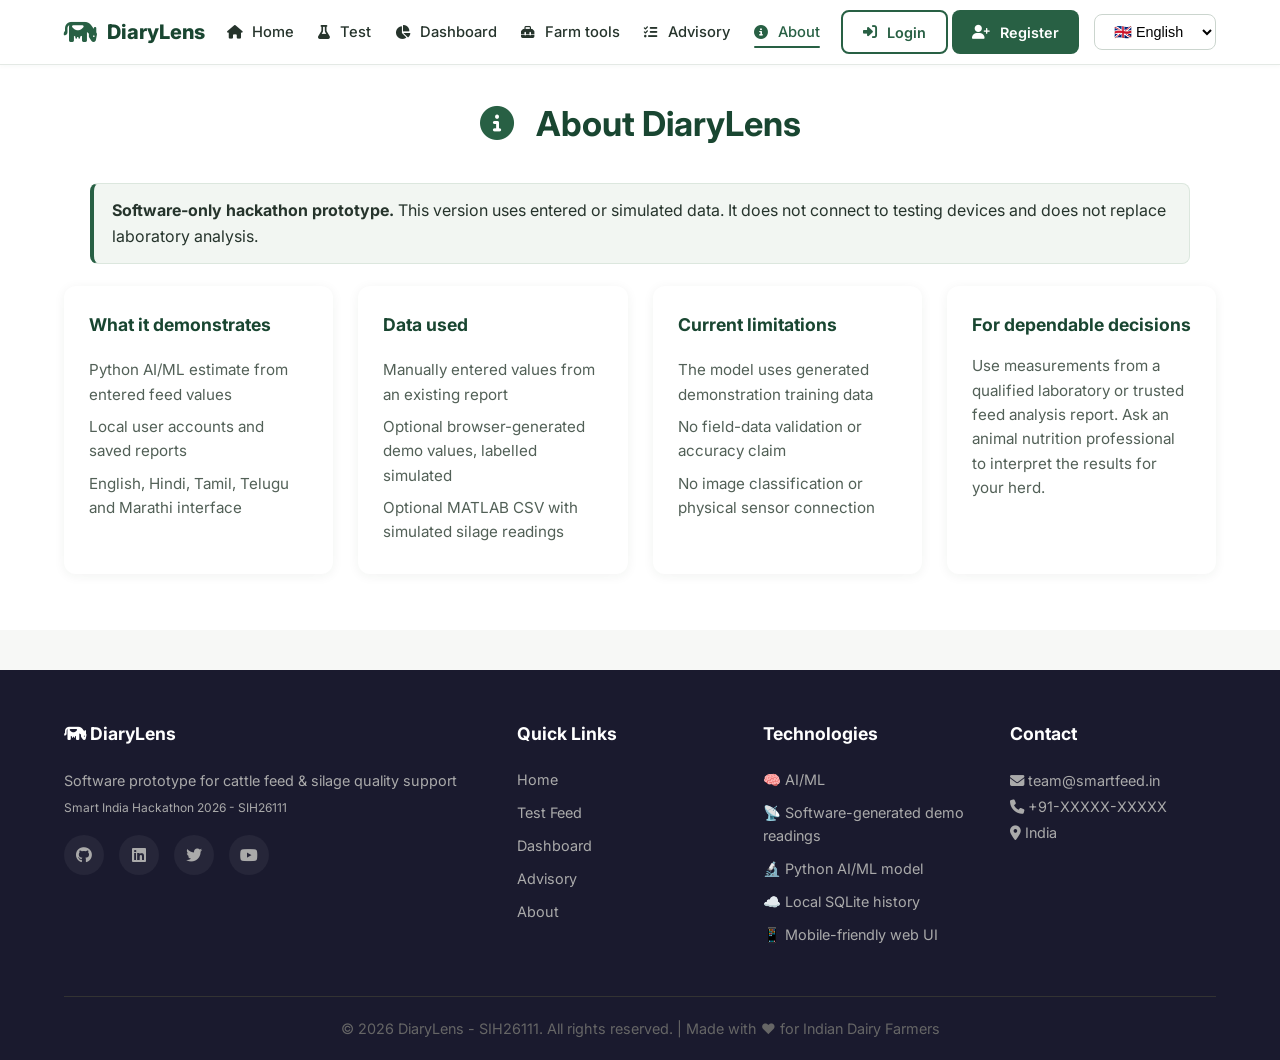
<file: about.html>
<!DOCTYPE html>
<html lang="en">
<head>
    <meta charset="UTF-8" />
    <meta name="viewport" content="width=device-width, initial-scale=1.0"/>
    <title>About - DiaryLens</title>
    <link rel="stylesheet" href="https://cdnjs.cloudflare.com/ajax/libs/font-awesome/6.5.0/css/all.min.css"/>
    <link href="https://fonts.googleapis.com/css2?family=Inter:wght@400;500;600;700;800&display=swap" rel="stylesheet"/>
    <link rel="stylesheet" href="css/style.css"/>
</head>
<body>
    <nav class="navbar" id="navbar">
        <div class="nav-container">
            <div class="nav-logo">
                <i class="fas fa-cow"></i>
                <span>DiaryLens</span>
            </div>
            <ul class="nav-menu">
                <li><a href="./index.html" data-i18n="nav_home"><i class="fas fa-home"></i> Home</a></li>
                <li><a href="./test.html" data-i18n="nav_test"><i class="fas fa-flask"></i> Test</a></li>
                <li><a href="./dashboard.html" data-i18n="nav_dashboard"><i class="fas fa-chart-pie"></i> Dashboard</a></li>
                <li><a href="./farm-tools.html" data-i18n="nav_tools"><i class="fas fa-toolbox"></i> Farm tools</a></li>
                <li><a href="./reports.html" data-i18n="nav_advisory"><i class="fas fa-list-check"></i> Advisory</a></li>
                <li><a href="./about.html" class="active" data-i18n="nav_about"><i class="fas fa-info-circle"></i> About</a></li>
            </ul>
            <div class="nav-right">
                <div class="auth-buttons" id="authButtons">
                    <button onclick="showLoginModal()" class="btn-secondary" style="padding: 8px 20px; font-size: 0.9rem;">
                        <i class="fas fa-sign-in-alt"></i> <span data-i18n="login">Login</span>
                    </button>
                    <button onclick="showRegisterModal()" class="btn-primary" style="padding: 8px 20px; font-size: 0.9rem;">
                        <i class="fas fa-user-plus"></i> <span data-i18n="register">Register</span>
                    </button>
                </div>
                <div class="auth-buttons" id="authUserInfo" style="display: none;">
                    <span id="userNameDisplay" style="font-weight: 600; color: var(--primary-dark);">
                        <i class="fas fa-user-circle"></i> <span id="userNameText"></span>
                    </span>
                    <button onclick="logoutUser()" class="btn-secondary" style="padding: 8px 20px; font-size: 0.9rem; background: #ffcdd2; color: #c62828; border-color: #c62828;">
                        <i class="fas fa-sign-out-alt"></i> <span data-i18n="logout">Logout</span>
                    </button>
                </div>
                <div class="language-selector">
                    <select id="languageSelect">
                        <option value="en">🇬🇧 English</option>
                        <option value="hi">🇮🇳 हिंदी</option>
                        <option value="ta">🇮🇳 தமிழ்</option>
                        <option value="te">🇮🇳 తెలుగు</option>
                        <option value="mr">🇮🇳 मराठी</option>
                    </select>
                </div>
                <button class="nav-toggle" id="navToggle" type="button" aria-label="Open navigation menu" aria-expanded="false">
                    <i class="fas fa-bars"></i>
                </button>
            </div>
        </div>
    </nav>

    <section id="about" class="about-section">
        <h2 class="section-title"><i class="fas fa-circle-info"></i> <span data-i18n="about_title">About DiaryLens</span></h2>
        <p class="software-scope-note"><strong>Software-only hackathon prototype.</strong> This version uses entered or simulated data. It does not connect to testing devices and does not replace laboratory analysis.</p>
        <div class="about-content"><div class="about-grid">
            <article class="about-card"><h3>What it demonstrates</h3><ul><li>Python AI/ML estimate from entered feed values</li><li>Local user accounts and saved reports</li><li>English, Hindi, Tamil, Telugu and Marathi interface</li></ul></article>
            <article class="about-card"><h3>Data used</h3><ul><li>Manually entered values from an existing report</li><li>Optional browser-generated demo values, labelled simulated</li><li>Optional MATLAB CSV with simulated silage readings</li></ul></article>
            <article class="about-card"><h3>Current limitations</h3><ul><li>The model uses generated demonstration training data</li><li>No field-data validation or accuracy claim</li><li>No image classification or physical sensor connection</li></ul></article>
            <article class="about-card"><h3>For dependable decisions</h3><p>Use measurements from a qualified laboratory or trusted feed analysis report. Ask an animal nutrition professional to interpret the results for your herd.</p></article>
        </div></div>
    </section>

    <!-- LOGIN / REGISTER MODALS -->
    <div id="loginModal" style="display: none; position: fixed; top: 0; left: 0; width: 100%; height: 100%; background: rgba(0,0,0,0.5); z-index: 9999; justify-content: center; align-items: center;">
        <div style="background: white; padding: 30px; border-radius: 16px; max-width: 400px; width: 90%; box-shadow: 0 20px 60px rgba(0,0,0,0.3);">
            <h3 style="margin-bottom: 20px; color: var(--primary-dark);"><i class="fas fa-sign-in-alt" style="color: var(--primary);"></i> Login</h3>
            <input type="text" id="loginUsername" aria-label="Username or email" data-i18n-placeholder="login_identifier" placeholder="Username or email" style="width: 100%; padding: 12px; margin-bottom: 12px; border: 2px solid #ddd; border-radius: 8px; font-size: 1rem;">
            <input type="password" id="loginPassword" aria-label="Password" placeholder="Password" style="width: 100%; padding: 12px; margin-bottom: 20px; border: 2px solid #ddd; border-radius: 8px; font-size: 1rem;">
            <button onclick="handleLogin()" class="btn-primary" style="width: 100%; justify-content: center;">Login</button>
            <button onclick="closeLoginModal()" style="width: 100%; margin-top: 10px; padding: 12px; border: none; background: #f5f5f5; border-radius: 8px; cursor: pointer; font-weight: 600;">Cancel</button>
        </div>
    </div>

    <div id="registerModal" style="display: none; position: fixed; top: 0; left: 0; width: 100%; height: 100%; background: rgba(0,0,0,0.5); z-index: 9999; justify-content: center; align-items: center;">
        <div style="background: white; padding: 30px; border-radius: 16px; max-width: 400px; width: 90%; box-shadow: 0 20px 60px rgba(0,0,0,0.3);">
            <h3 style="margin-bottom: 20px; color: var(--primary-dark);"><i class="fas fa-user-plus" style="color: var(--primary);"></i> Register</h3>
            <input type="text" id="regUsername" aria-label="Username" placeholder="Username *" style="width: 100%; padding: 12px; margin-bottom: 12px; border: 2px solid #ddd; border-radius: 8px; font-size: 1rem;">
            <input type="email" id="regEmail" aria-label="Email" placeholder="Email *" style="width: 100%; padding: 12px; margin-bottom: 12px; border: 2px solid #ddd; border-radius: 8px; font-size: 1rem;">
            <input type="text" id="regFullName" aria-label="Full name" placeholder="Full Name" style="width: 100%; padding: 12px; margin-bottom: 12px; border: 2px solid #ddd; border-radius: 8px; font-size: 1rem;">
            <input type="password" id="regPassword" aria-label="Password" placeholder="Password *" style="width: 100%; padding: 12px; margin-bottom: 20px; border: 2px solid #ddd; border-radius: 8px; font-size: 1rem;">
            <button onclick="handleRegister()" class="btn-primary" style="width: 100%; justify-content: center;">Register</button>
            <button onclick="closeRegisterModal()" style="width: 100%; margin-top: 10px; padding: 12px; border: none; background: #f5f5f5; border-radius: 8px; cursor: pointer; font-weight: 600;">Cancel</button>
        </div>
    </div>

    <footer>
        <div class="footer-content">
            <div class="footer-section">
                <h4><i class="fas fa-cow"></i> DiaryLens</h4>
                <p>Software prototype for cattle feed &amp; silage quality support</p>
                <p><small>Smart India Hackathon 2026 - SIH26111</small></p>
                <div class="social-links">
                    <a href="#"><i class="fab fa-github"></i></a>
                    <a href="#"><i class="fab fa-linkedin"></i></a>
                    <a href="#"><i class="fab fa-twitter"></i></a>
                    <a href="#"><i class="fab fa-youtube"></i></a>
                </div>
            </div>
            <div class="footer-section">
                <h4>Quick Links</h4>
                <ul>
                    <li><a href="./index.html">Home</a></li>
                    <li><a href="./test.html">Test Feed</a></li>
                    <li><a href="./dashboard.html">Dashboard</a></li>
                    <li><a href="./reports.html">Advisory</a></li>
                    <li><a href="./about.html">About</a></li>
                </ul>
            </div>
            <div class="footer-section">
                <h4>Technologies</h4>
                <ul>
                    <li>🧠 AI/ML</li>
                    <li>📡 Software-generated demo readings</li>
                    <li>🔬 Python AI/ML model</li>
                    <li>☁️ Local SQLite history</li>
                    <li>📱 Mobile-friendly web UI</li>
                </ul>
            </div>
            <div class="footer-section">
                <h4>Contact</h4>
                <p><i class="fas fa-envelope"></i> team@smartfeed.in</p>
                <p><i class="fas fa-phone"></i> +91-XXXXX-XXXXX</p>
                <p><i class="fas fa-map-marker-alt"></i> India</p>
            </div>
        </div>
        <div class="footer-bottom">
            <p>&copy; 2026 DiaryLens - SIH26111. All rights reserved. | Made with ❤️ for Indian Dairy Farmers</p>
        </div>
    </footer>

    <script src="js/languages.js"></script>
    <script src="js/main.js"></script>
</body>
</html>
</file>
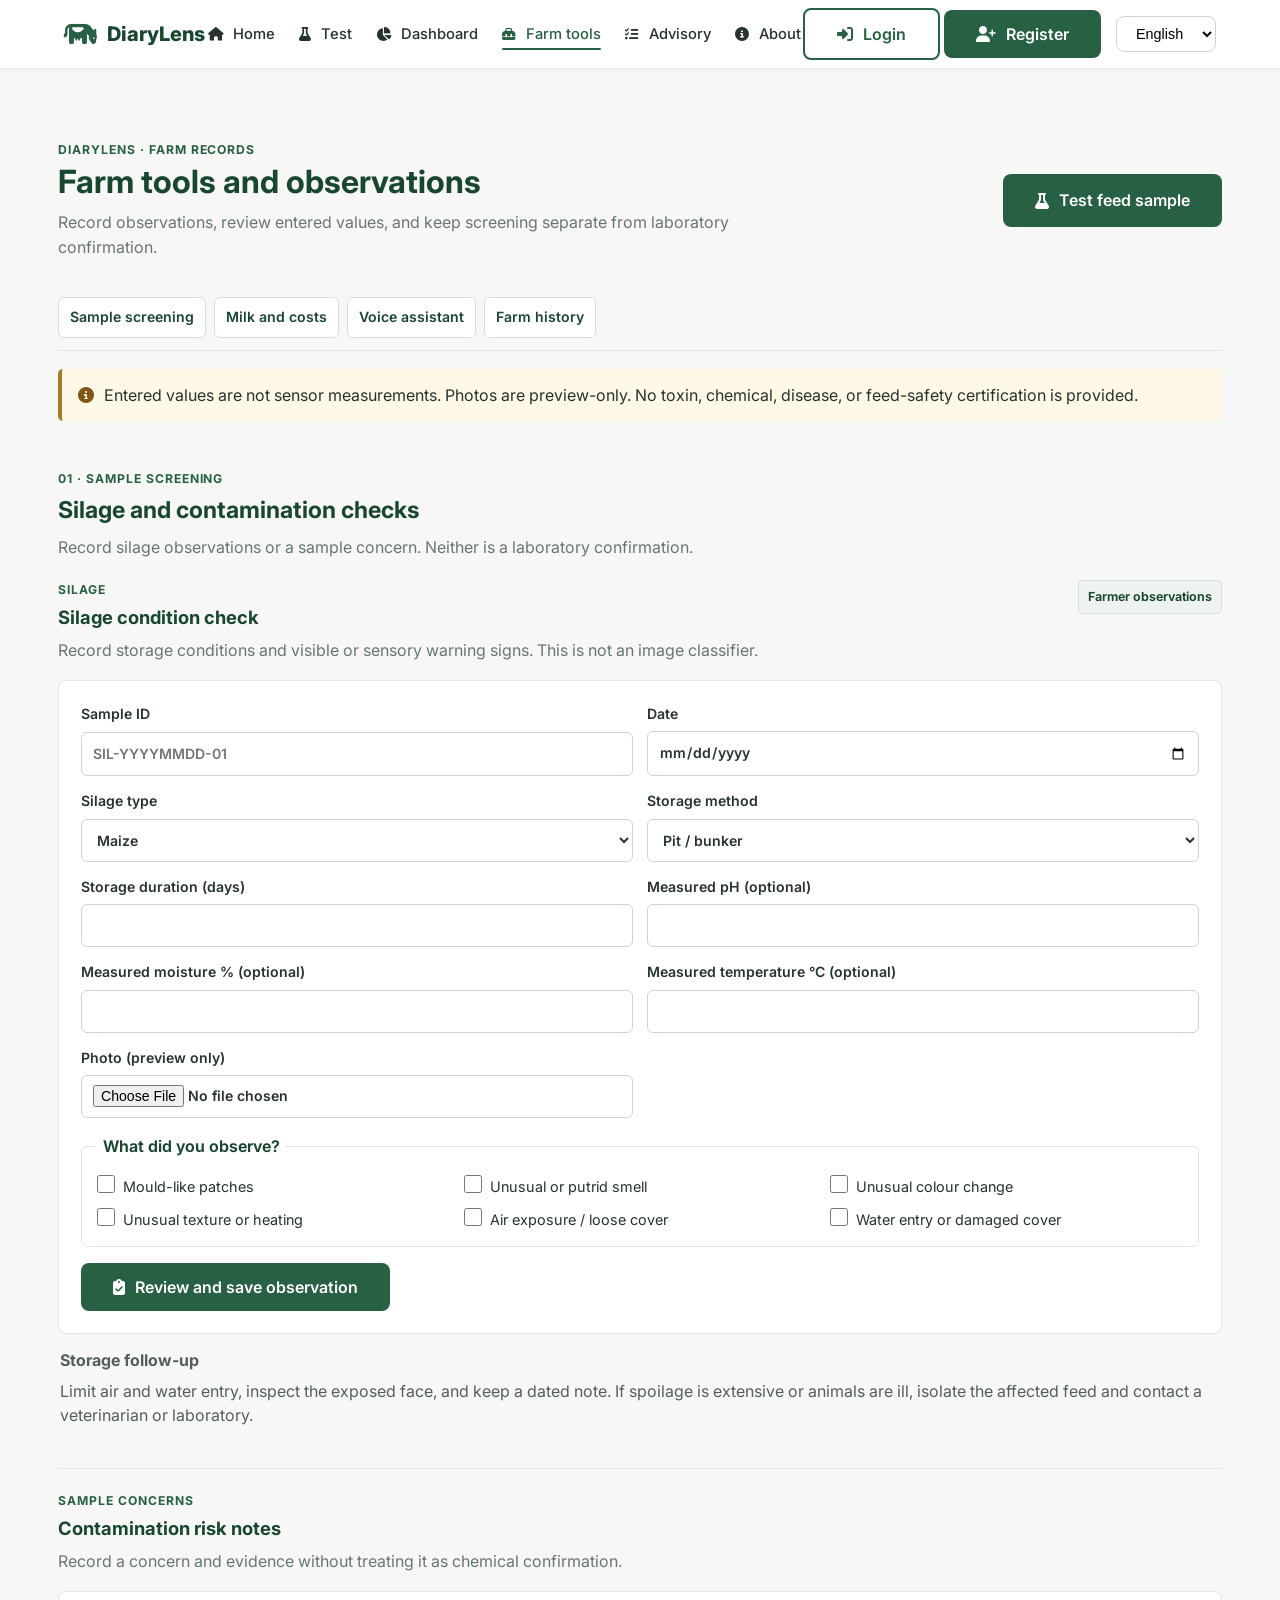
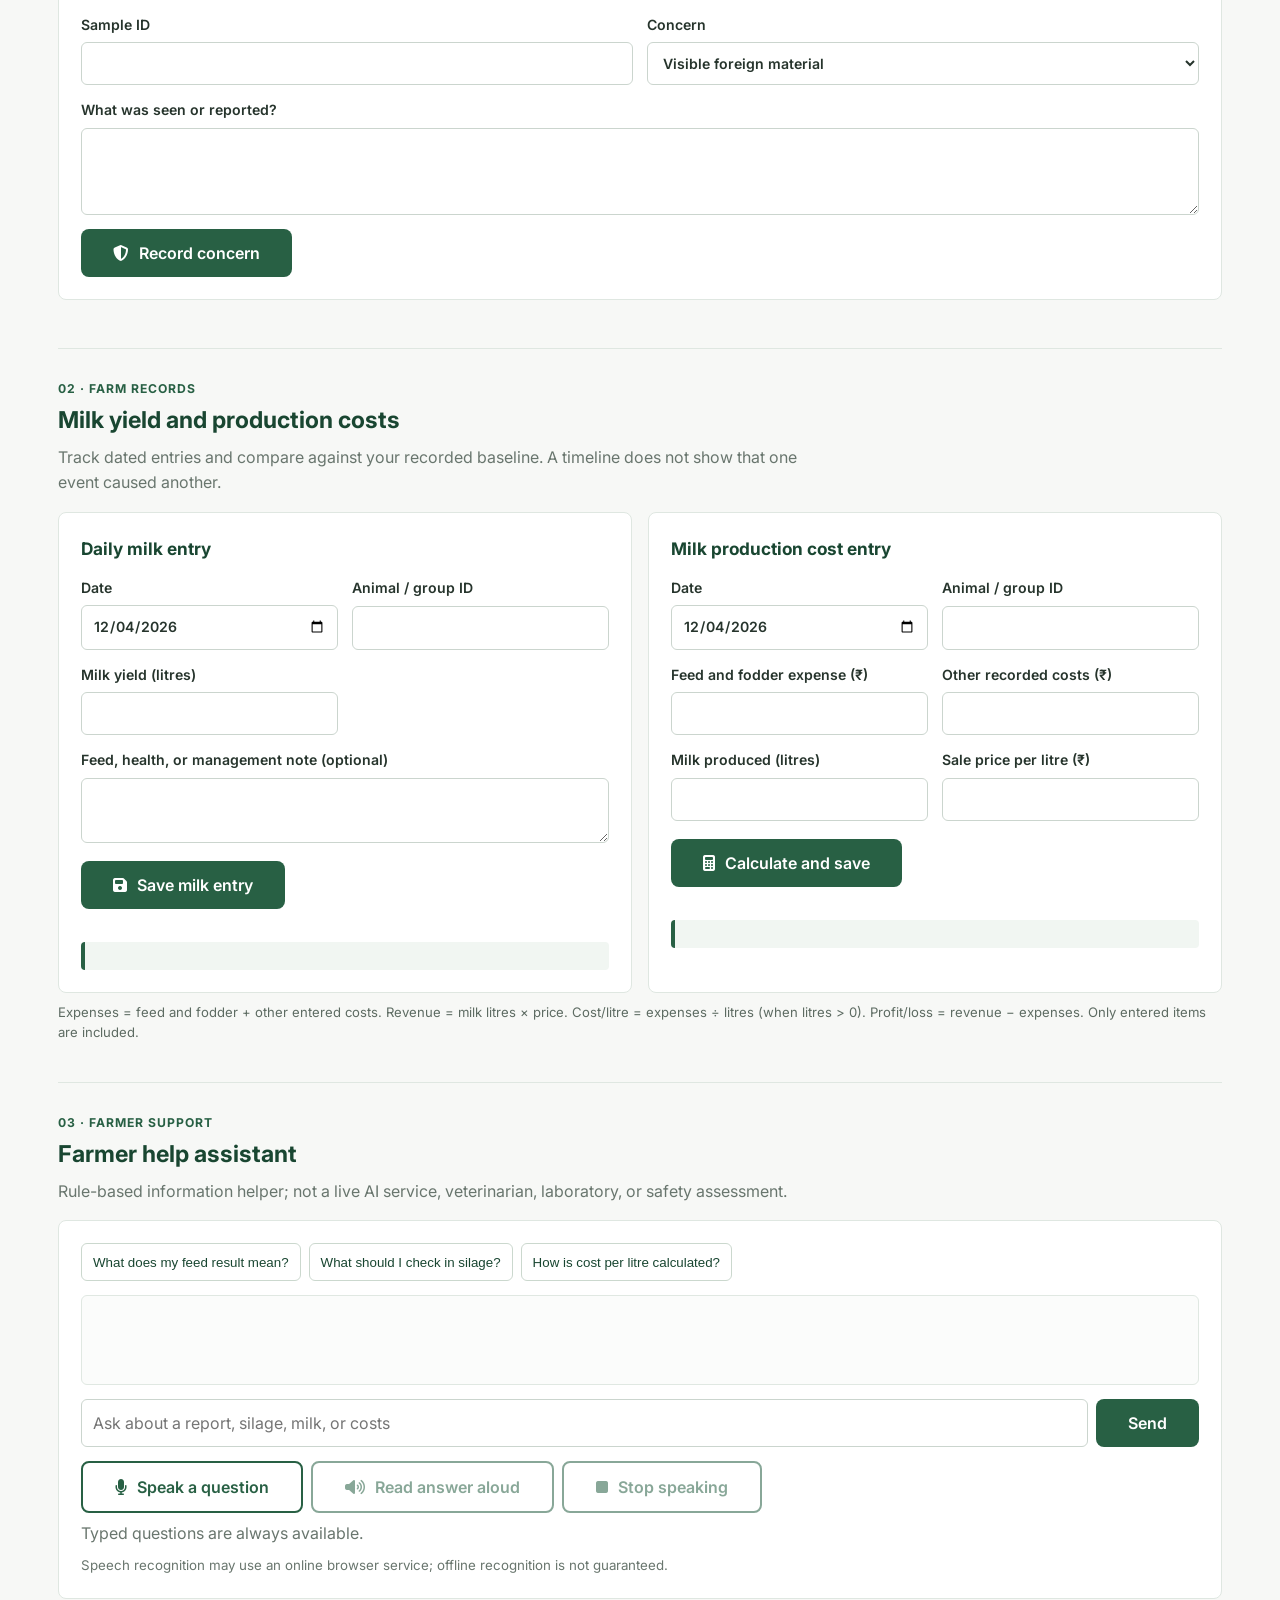
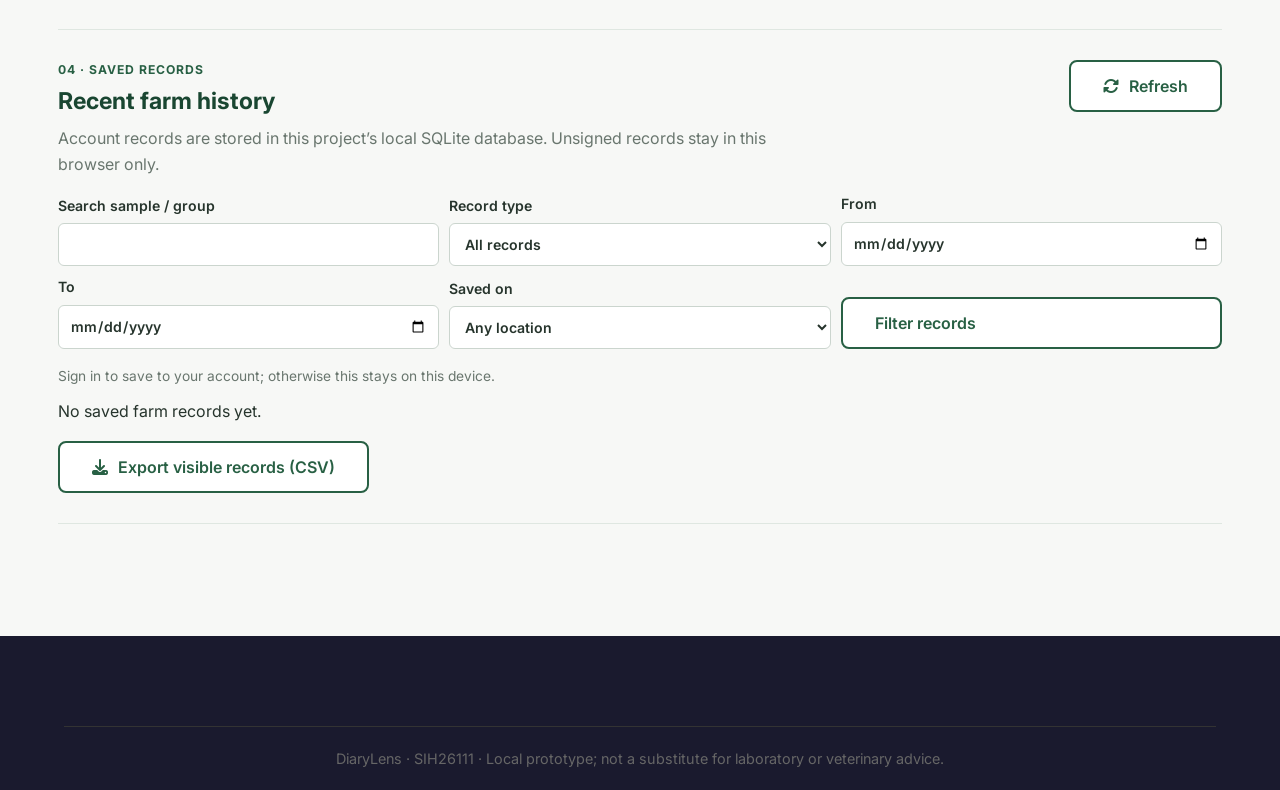
<file: farm-tools.html>
<!DOCTYPE html>
<html lang="en">
<head>
    <meta charset="UTF-8" />
    <meta name="viewport" content="width=device-width, initial-scale=1.0" />
    <meta name="theme-color" content="#194631" />
    <title>Farm Tools - DiaryLens</title>
    <link rel="stylesheet" href="https://cdnjs.cloudflare.com/ajax/libs/font-awesome/6.5.0/css/all.min.css" />
    <link href="https://fonts.googleapis.com/css2?family=Inter:wght@400;500;600;700;800&display=swap" rel="stylesheet" />
    <link rel="stylesheet" href="css/style.css" />
</head>
<body>
    <nav class="navbar" id="navbar">
        <div class="nav-container">
            <a class="nav-logo" href="./index.html"><i class="fas fa-cow"></i><span>DiaryLens</span></a>
            <ul class="nav-menu">
                <li><a href="./index.html" data-i18n="nav_home"><i class="fas fa-house"></i> Home</a></li>
                <li><a href="./test.html" data-i18n="nav_test"><i class="fas fa-flask"></i> Test</a></li>
                <li><a href="./dashboard.html" data-i18n="nav_dashboard"><i class="fas fa-chart-pie"></i> Dashboard</a></li>
                <li><a href="./farm-tools.html" class="active" data-i18n="nav_tools"><i class="fas fa-toolbox"></i> Farm tools</a></li>
                <li><a href="./reports.html" data-i18n="nav_advisory"><i class="fas fa-list-check"></i> Advisory</a></li>
                <li><a href="./about.html" data-i18n="nav_about"><i class="fas fa-circle-info"></i> About</a></li>
            </ul>
            <div class="nav-right">
                <div class="auth-buttons" id="authButtons">
                    <button onclick="showLoginModal()" class="btn-secondary"><i class="fas fa-right-to-bracket"></i> <span data-i18n="login">Login</span></button>
                    <button onclick="showRegisterModal()" class="btn-primary"><i class="fas fa-user-plus"></i> <span data-i18n="register">Register</span></button>
                </div>
                <div class="auth-buttons" id="authUserInfo" style="display:none">
                    <span id="userNameDisplay"><i class="fas fa-user-circle"></i> <span id="userNameText"></span></span>
                    <button onclick="logoutUser()" class="btn-secondary"><i class="fas fa-right-from-bracket"></i> <span data-i18n="logout">Logout</span></button>
                </div>
                <div class="language-selector">
                    <select id="languageSelect" aria-label="Language">
                        <option value="en">English</option><option value="hi">हिंदी</option><option value="ta">தமிழ்</option><option value="te">తెలుగు</option><option value="mr">मराठी</option>
                    </select>
                </div>
                <button class="nav-toggle" id="navToggle" type="button" aria-label="Open navigation menu" aria-expanded="false"><i class="fas fa-bars"></i></button>
            </div>
        </div>
    </nav>

    <main class="farm-tools-page">
        <header class="tools-heading">
            <div>
                <p class="eyebrow">DIARYLENS · FARM RECORDS</p>
                <h1 data-i18n="tools_title">Farm tools and observations</h1>
                <p data-i18n="tools_intro">Record what you observe, review entered data, and keep screening separate from laboratory confirmation.</p>
            </div>
            <a class="btn-primary" href="./test.html"><i class="fas fa-flask"></i> <span data-i18n="tools_feed_cta">Test feed sample</span></a>
        </header>

        <nav class="tools-index" aria-label="Farm tools">
            <a href="#sampleScreening" data-i18n="tools_sample_screening">Sample screening</a>
            <a href="#milkTracker" data-i18n="tools_milk">Milk and costs</a>
            <a href="#farmerAssistant" data-i18n="tools_assistant">Voice assistant</a>
            <a href="#farmHistory" data-i18n="tools_history">Farm history</a>
        </nav>

        <p class="tools-integrity-note"><i class="fas fa-circle-info"></i> <span data-i18n="tools_integrity">Observations and entered values are not sensor measurements. Photos are preview-only. No toxin, chemical, disease, or feed-safety certification is provided.</span></p>

        <section class="farm-tool-section" id="sampleScreening">
            <div class="tool-section-heading"><div><p class="eyebrow">01 · SAMPLE SCREENING</p><h2 data-i18n="tools_sample_screening_title">Silage and contamination checks</h2><p data-i18n="tools_sample_screening_desc">Record silage observations or a sample concern. Neither is a laboratory confirmation.</p></div></div>
            <div class="screening-subfeature" id="silageScreening">
            <div class="tool-section-heading"><div><p class="eyebrow">SILAGE</p><h3 data-i18n="tools_silage_title">Silage condition check</h3><p data-i18n="tools_silage_desc">Record storage conditions and visible or sensory warning signs. This is not an image classifier.</p></div><span class="tool-source-tag" data-i18n="tools_observation_tag">Farmer observations</span></div>
            <form id="silageForm" class="tool-panel">
                <div class="tool-form-grid">
                    <label><span data-i18n="tools_sample_id">Sample ID</span><input name="sample_id" maxlength="50" placeholder="SIL-YYYYMMDD-01"></label>
                    <label><span data-i18n="tools_date">Collection date</span><input name="date" type="date" required></label>
                    <label><span data-i18n="tools_silage_type">Silage type</span><select name="silage_type"><option value="maize">Maize</option><option value="grass">Grass</option><option value="sorghum">Sorghum</option><option value="other">Other / not sure</option></select></label>
                    <label><span data-i18n="tools_storage">Storage method</span><select name="storage_method"><option value="pit">Pit / bunker</option><option value="bag">Bag</option><option value="wrapped_bale">Wrapped bale</option><option value="other">Other / not sure</option></select></label>
                    <label><span data-i18n="tools_storage_days">Storage duration (days)</span><input name="storage_days" type="number" min="0" max="10000" step="1"></label>
                    <label><span data-i18n="tools_ph">Measured pH (optional)</span><input name="ph" type="number" min="0" max="14" step="0.01" inputmode="decimal"></label>
                    <label><span data-i18n="tools_moisture">Measured moisture % (optional)</span><input name="moisture_pct" type="number" min="0" max="100" step="0.1" inputmode="decimal"></label>
                    <label><span data-i18n="tools_temperature">Measured temperature °C (optional)</span><input name="temperature_c" type="number" min="-40" max="100" step="0.1" inputmode="decimal"></label>
                    <label><span data-i18n="tools_photo">Photo (preview only)</span><input id="silagePhoto" type="file" accept="image/*" capture="environment"></label>
                </div>
                <fieldset class="observation-checks">
                    <legend data-i18n="tools_observe">What did you observe?</legend>
                    <label><input name="mould" type="checkbox"> <span data-i18n="tools_mould">Mould-like patches</span></label>
                    <label><input name="unusual_smell" type="checkbox"> <span data-i18n="tools_smell">Unusual or putrid smell</span></label>
                    <label><input name="colour_change" type="checkbox"> <span data-i18n="tools_colour">Unusual colour change</span></label>
                    <label><input name="texture_change" type="checkbox"> <span data-i18n="tools_texture">Unusual texture or heating</span></label>
                    <label><input name="air_exposure" type="checkbox"> <span data-i18n="tools_air">Air exposure / loose cover</span></label>
                    <label><input name="water_entry" type="checkbox"> <span data-i18n="tools_water">Water entry or damaged cover</span></label>
                </fieldset>
                <img id="silagePhotoPreview" class="photo-preview" alt="Selected silage photo preview" hidden>
                <div class="tool-form-actions"><button class="btn-primary" type="submit"><i class="fas fa-clipboard-check"></i> <span data-i18n="tools_assess_save">Review and save observation</span></button><p class="save-state" id="silageSaveState" role="status" aria-live="polite"></p></div>
                <div id="silageAssessment" class="assessment-result" aria-live="polite" hidden></div>
            </form>
            <aside class="tool-guidance"><strong data-i18n="tools_next_steps">Storage follow-up</strong><span data-i18n="tools_silage_guidance">Limit air and water entry, inspect the exposed face, and keep a dated note. If spoilage is extensive or animals are ill, isolate the affected feed and contact a veterinarian or laboratory.</span></aside>
            </div>

            <div class="screening-subfeature" id="contaminationReview">
            <div class="tool-section-heading"><div><p class="eyebrow">SAMPLE CONCERNS</p><h3 data-i18n="tools_contamination_title">Contamination risk notes</h3><p data-i18n="tools_contamination_desc">Record a concern and evidence without treating it as chemical confirmation.</p></div></div>
            <form id="contaminationForm" class="tool-panel">
                <div class="tool-form-grid">
                    <label><span data-i18n="tools_sample_id">Sample ID</span><input name="sample_id" maxlength="50" required></label>
                    <label><span data-i18n="tools_concern">Concern</span><select name="concern"><option value="foreign_material">Visible foreign material</option><option value="sand_silica">Possible sand / silica</option><option value="mould">Mould-like growth</option><option value="suspected_adulteration">Suspected adulteration</option><option value="suspected_toxin">Possible toxin concern</option></select></label>
                    <label class="tool-span-two"><span data-i18n="tools_evidence">What was seen or reported?</span><textarea name="evidence" maxlength="700" rows="3" required></textarea></label>
                </div>
                <div class="tool-form-actions"><button class="btn-primary" type="submit"><i class="fas fa-shield-halved"></i> <span data-i18n="tools_record_concern">Record concern</span></button><p class="save-state" id="contaminationSaveState" role="status" aria-live="polite"></p></div>
                <div id="contaminationAssessment" class="assessment-result" aria-live="polite" hidden></div>
            </form>
            </div>
        </section>

        <section class="farm-tool-section" id="milkTracker">
            <div class="tool-section-heading"><div><p class="eyebrow">02 · FARM RECORDS</p><h2 data-i18n="tools_milk_title">Milk yield and production costs</h2><p data-i18n="tools_milk_desc">Track dated entries and compare against your recorded baseline. A timeline does not show that one event caused another.</p></div></div>
            <div class="split-tool-panels">
                <form id="milkForm" class="tool-panel">
                    <h3 data-i18n="tools_milk_entry">Daily milk entry</h3>
                    <div class="tool-form-grid">
                        <label><span data-i18n="tools_date">Date</span><input name="date" type="date" required></label>
                        <label><span data-i18n="tools_animal_group">Animal / group ID</span><input name="animal_id" maxlength="80"></label>
                        <label><span data-i18n="tools_litres">Milk yield (litres)</span><input name="litres" type="number" min="0" max="500" step="0.1" required></label>
                        <label class="tool-span-two"><span data-i18n="tools_event">Feed, health, or management note (optional)</span><textarea name="event_note" maxlength="500" rows="2"></textarea></label>
                    </div>
                    <button class="btn-primary" type="submit"><i class="fas fa-floppy-disk"></i> <span data-i18n="tools_save_yield">Save milk entry</span></button>
                    <p id="milkSaveState" class="save-state" role="status" aria-live="polite"></p>
                    <div id="milkTrend" class="calculator-result" aria-live="polite"></div>
                </form>
                <form id="costForm" class="tool-panel">
                    <h3 data-i18n="tools_cost_entry">Milk production cost entry</h3>
                    <div class="tool-form-grid">
                        <label><span data-i18n="tools_date">Date</span><input name="date" type="date" required></label>
                        <label><span data-i18n="tools_animal_group">Animal / group ID</span><input name="animal_id" maxlength="80"></label>
                        <label><span data-i18n="tools_feed_cost">Feed and fodder expense (₹)</span><input name="feed_cost" type="number" min="0" step="0.01" required></label>
                        <label><span data-i18n="tools_other_cost">Other recorded costs (₹)</span><input name="other_cost" type="number" min="0" step="0.01" required></label>
                        <label><span data-i18n="tools_milk_litres">Milk produced (litres)</span><input name="milk_litres" type="number" min="0" step="0.1" required></label>
                        <label><span data-i18n="tools_milk_price">Sale price per litre (₹)</span><input name="milk_price" type="number" min="0" step="0.01" required></label>
                    </div>
                    <button class="btn-primary" type="submit"><i class="fas fa-calculator"></i> <span data-i18n="tools_calculate_cost">Calculate and save</span></button>
                    <p id="costSaveState" class="save-state" role="status" aria-live="polite"></p>
                    <div id="costResult" class="calculator-result" aria-live="polite"></div>
                </form>
            </div>
            <p class="form-hint" data-i18n="tools_cost_formula">Expenses = feed and fodder + other entered costs. Revenue = milk litres × price. Cost/litre = expenses ÷ litres (when litres &gt; 0). Profit/loss = revenue − expenses. Only entered items are included.</p>
        </section>

        <section class="farm-tool-section assistant-section" id="farmerAssistant">
            <div class="tool-section-heading"><div><p class="eyebrow">03 · FARMER SUPPORT</p><h2 data-i18n="assistant_title">Farmer help assistant</h2><p data-i18n="assistant_disclaimer">Rule-based information helper; not a live AI service, vet, laboratory, or safety assessment.</p></div></div>
            <div class="tool-panel assistant-panel">
                <div class="assistant-quick-questions" aria-label="Suggested questions">
                    <button type="button" data-assistant-question="feed" data-i18n="assistant_question_feed">What does my feed result mean?</button>
                    <button type="button" data-assistant-question="silage" data-i18n="assistant_question_silage">What should I check in silage?</button>
                    <button type="button" data-assistant-question="cost" data-i18n="assistant_question_cost">How is cost per litre calculated?</button>
                </div>
                <div id="assistantMessages" class="assistant-messages" aria-live="polite" aria-relevant="additions"></div>
                <form id="assistantForm" class="assistant-input-row">
                    <label class="sr-only" for="assistantInput" data-i18n="assistant_input_label">Ask a question</label>
                    <input id="assistantInput" type="text" maxlength="500" data-i18n-placeholder="assistant_placeholder" placeholder="Ask about a report, silage, milk, or costs" required>
                    <button class="btn-primary" type="submit" data-i18n="assistant_send">Send</button>
                </form>
                <div class="assistant-voice-controls">
                    <button class="btn-secondary" id="assistantListen" type="button"><i class="fas fa-microphone"></i> <span data-i18n="assistant_listen">Speak a question</span></button>
                    <button class="btn-secondary" id="assistantSpeakLast" type="button" disabled><i class="fas fa-volume-high"></i> <span data-i18n="assistant_read_answer">Read answer aloud</span></button>
                    <button class="btn-secondary" id="assistantStop" type="button" disabled><i class="fas fa-stop"></i> <span data-i18n="assistant_stop">Stop speaking</span></button>
                    <p id="assistantVoiceStatus" role="status" aria-live="polite" data-i18n="assistant_ready">Typed questions are always available.</p>
                    <small data-i18n="assistant_speech_notice">Speech recognition may use an online browser service; offline recognition is not guaranteed.</small>
                </div>
            </div>
        </section>

        <section class="farm-tool-section" id="farmHistory">
            <div class="tool-section-heading"><div><p class="eyebrow">04 · SAVED RECORDS</p><h2 data-i18n="tools_history_title">Recent farm history</h2><p data-i18n="tools_history_desc">Account records are stored in this project's local SQLite database. Unsigned records stay in this browser only.</p></div><button type="button" id="refreshFarmHistory" class="btn-secondary"><i class="fas fa-rotate"></i> <span data-i18n="tools_refresh">Refresh</span></button></div>
            <div class="history-controls">
                <label>Search sample / group <input id="historySearch" type="search"></label>
                <label>Record type <select id="historyType"><option value="">All records</option><option value="feed_sample_metadata">Feed sample</option><option value="silage_observation">Silage</option><option value="contamination_review">Contamination</option><option value="milk_yield">Milk yield</option><option value="cost_entry">Costs</option></select></label>
                <label>From <input id="historyFrom" type="date"></label>
                <label>To <input id="historyTo" type="date"></label>
                <label>Saved on <select id="historyStorage"><option value="">Any location</option><option value="account">Project account</option><option value="device">This device only</option></select></label>
                <button type="button" id="applyHistoryFilters" class="btn-secondary">Filter records</button>
            </div>
            <p id="farmHistoryStatus" class="save-state" role="status" aria-live="polite"></p>
            <article id="linkedRecordDetail" class="linked-record-detail" hidden></article>
            <div id="farmHistoryList" class="farm-history-list"></div>
            <button type="button" id="exportFarmHistory" class="btn-secondary"><i class="fas fa-download"></i> <span data-i18n="tools_export">Export visible records (CSV)</span></button>
        </section>
    </main>

    <div id="loginModal" class="auth-modal" style="display:none"><div class="auth-dialog"><h2 data-i18n="login">Login</h2><label for="loginUsername" data-i18n="login_identifier">Username or email</label><input id="loginUsername" autocomplete="username"><label for="loginPassword" data-i18n="password">Password</label><input id="loginPassword" type="password" autocomplete="current-password"><button class="btn-primary" type="button" onclick="handleLogin()" data-i18n="login">Login</button><button class="btn-secondary" type="button" onclick="closeLoginModal()" data-i18n="cancel">Cancel</button></div></div>
    <div id="registerModal" class="auth-modal" style="display:none"><div class="auth-dialog"><h2 data-i18n="register">Register</h2><label for="regUsername" data-i18n="username">Username</label><input id="regUsername" autocomplete="username"><label for="regEmail" data-i18n="email">Email</label><input id="regEmail" type="email" autocomplete="email"><label for="regFullName" data-i18n="full_name">Full name</label><input id="regFullName" autocomplete="name"><label for="regPassword" data-i18n="password">Password</label><input id="regPassword" type="password" autocomplete="new-password"><button class="btn-primary" type="button" onclick="handleRegister()" data-i18n="register">Register</button><button class="btn-secondary" type="button" onclick="closeRegisterModal()" data-i18n="cancel">Cancel</button></div></div>

    <footer><div class="footer-bottom"><p>DiaryLens · SIH26111 · <span data-i18n="tools_footer_note">Local prototype; not a substitute for laboratory or veterinary advice.</span></p></div></footer>
    <script src="js/languages.js"></script>
    <script src="js/main.js"></script>
    <script src="js/farm-tools.js"></script>
</body>
</html>
</file>
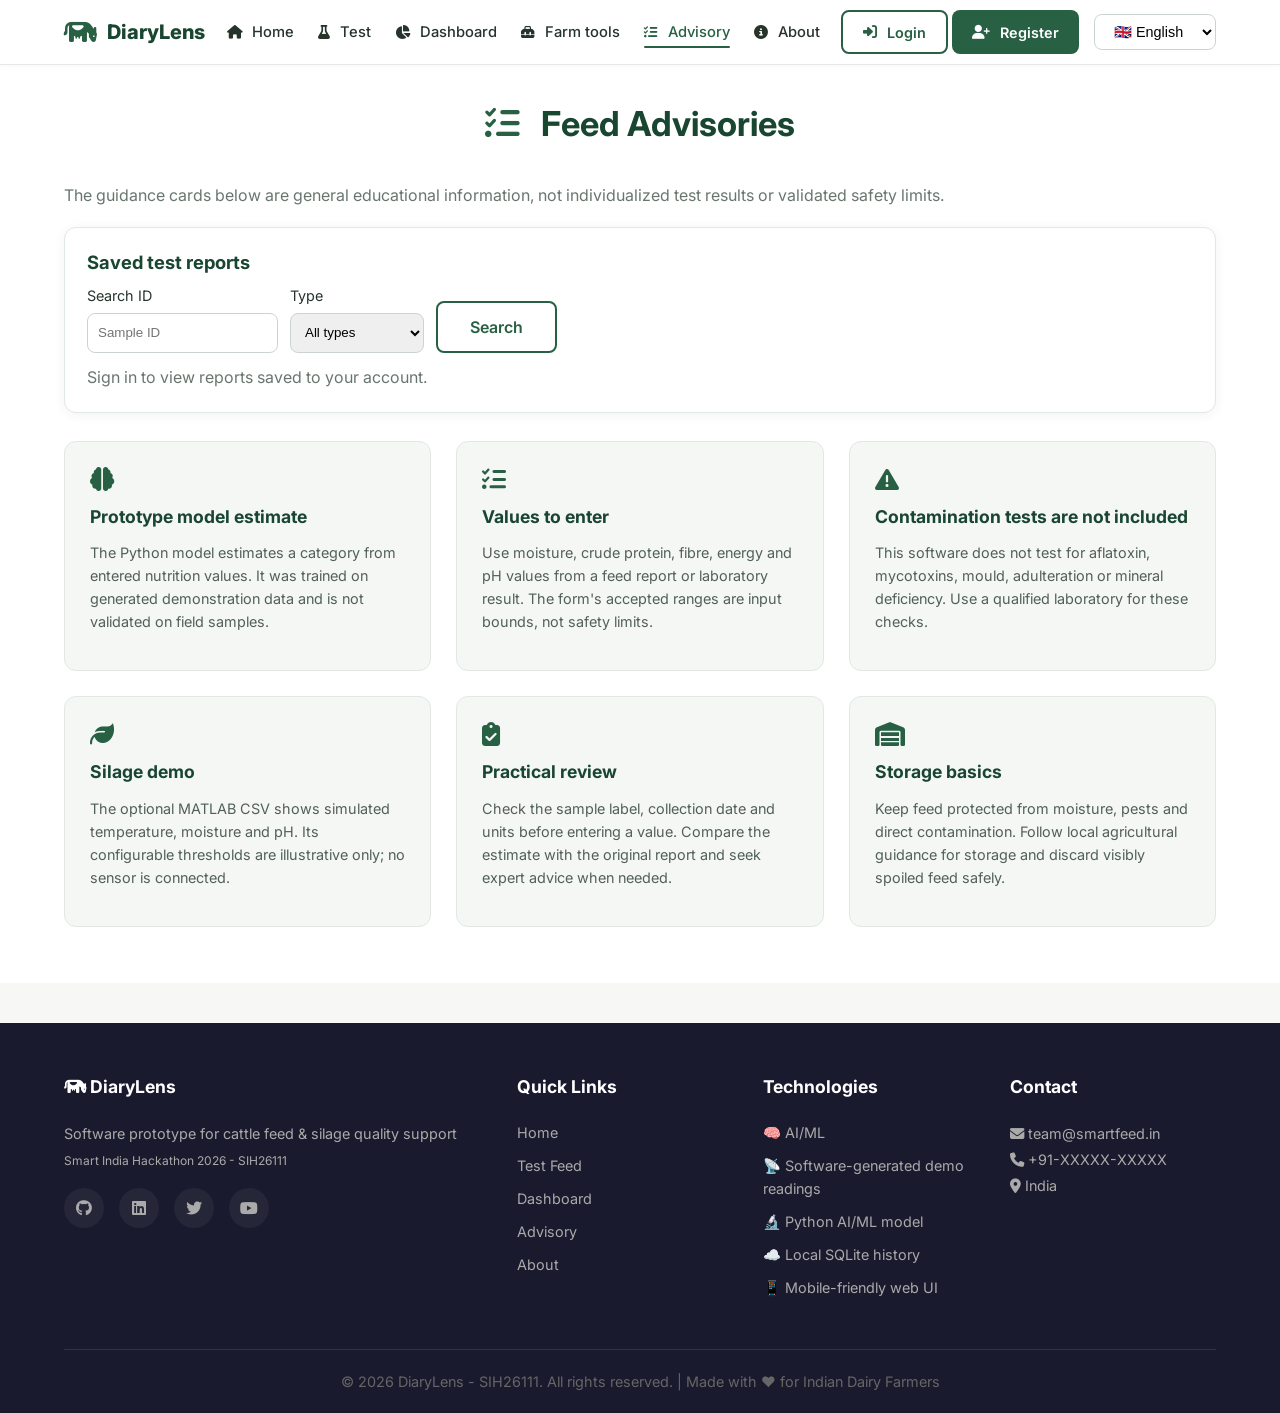
<file: reports.html>
<!DOCTYPE html>
<html lang="en">
<head>
    <meta charset="UTF-8" />
    <meta name="viewport" content="width=device-width, initial-scale=1.0"/>
    <title>Reports / Advisory - DiaryLens</title>
    <link rel="stylesheet" href="https://cdnjs.cloudflare.com/ajax/libs/font-awesome/6.5.0/css/all.min.css"/>
    <link href="https://fonts.googleapis.com/css2?family=Inter:wght@400;500;600;700;800&display=swap" rel="stylesheet"/>
    <link rel="stylesheet" href="css/style.css"/>
</head>
<body>
    <nav class="navbar" id="navbar">
        <div class="nav-container">
            <div class="nav-logo">
                <i class="fas fa-cow"></i>
                <span>DiaryLens</span>
            </div>
            <ul class="nav-menu">
                <li><a href="./index.html" data-i18n="nav_home"><i class="fas fa-home"></i> Home</a></li>
                <li><a href="./test.html" data-i18n="nav_test"><i class="fas fa-flask"></i> Test</a></li>
                <li><a href="./dashboard.html" data-i18n="nav_dashboard"><i class="fas fa-chart-pie"></i> Dashboard</a></li>
                <li><a href="./farm-tools.html" data-i18n="nav_tools"><i class="fas fa-toolbox"></i> Farm tools</a></li>
                <li><a href="./reports.html" class="active" data-i18n="nav_advisory"><i class="fas fa-list-check"></i> Advisory</a></li>
                <li><a href="./about.html" data-i18n="nav_about"><i class="fas fa-info-circle"></i> About</a></li>
            </ul>
            <div class="nav-right">
                <div class="auth-buttons" id="authButtons">
                    <button onclick="showLoginModal()" class="btn-secondary" style="padding: 8px 20px; font-size: 0.9rem;">
                        <i class="fas fa-sign-in-alt"></i> <span data-i18n="login">Login</span>
                    </button>
                    <button onclick="showRegisterModal()" class="btn-primary" style="padding: 8px 20px; font-size: 0.9rem;">
                        <i class="fas fa-user-plus"></i> <span data-i18n="register">Register</span>
                    </button>
                </div>
                <div class="auth-buttons" id="authUserInfo" style="display: none;">
                    <span id="userNameDisplay" style="font-weight: 600; color: var(--primary-dark);">
                        <i class="fas fa-user-circle"></i> <span id="userNameText"></span>
                    </span>
                    <button onclick="logoutUser()" class="btn-secondary" style="padding: 8px 20px; font-size: 0.9rem; background: #ffcdd2; color: #c62828; border-color: #c62828;">
                        <i class="fas fa-sign-out-alt"></i> <span data-i18n="logout">Logout</span>
                    </button>
                </div>
                <div class="language-selector">
                    <select id="languageSelect">
                        <option value="en">🇬🇧 English</option>
                        <option value="hi">🇮🇳 हिंदी</option>
                        <option value="ta">🇮🇳 தமிழ்</option>
                        <option value="te">🇮🇳 తెలుగు</option>
                        <option value="mr">🇮🇳 मराठी</option>
                    </select>
                </div>
                <button class="nav-toggle" id="navToggle" type="button" aria-label="Open navigation menu" aria-expanded="false">
                    <i class="fas fa-bars"></i>
                </button>
            </div>
        </div>
    </nav>

    <section id="advisory" class="advisory-section">
        <h2 class="section-title"><i class="fas fa-list-check"></i> <span data-i18n="advisory_section">Feed Advisories</span></h2>
        <p class="text-muted">The guidance cards below are general educational information, not individualized test results or validated safety limits.</p>
        <div class="dashboard-card report-history-card">
            <h3>Saved test reports</h3>
            <div class="report-filters">
                <label>Search ID <input type="search" id="reportSearch" placeholder="Sample ID"></label>
                <label>Type <select id="reportTypeFilter"><option value="">All types</option><option value="cattle">Cattle feed</option><option value="silage">Silage</option><option value="fodder">Green fodder</option><option value="concentrate">Concentrate</option><option value="mineral">Mineral mixture</option></select></label>
                <button class="btn-secondary" id="applyReportFilters" type="button">Search</button>
            </div>
            <p id="reportHistoryMessage" class="text-muted" role="status">Sign in to view saved test reports.</p>
            <div id="reportRecords"></div>
            <article id="reportDetail" class="saved-report-detail" hidden></article>
        </div>
        <div class="advisory-grid software-advisory-grid">
            <article class="advisory-card"><i class="fas fa-brain"></i><h3>Prototype model estimate</h3><p>The Python model estimates a category from entered nutrition values. It was trained on generated demonstration data and is not validated on field samples.</p></article>
            <article class="advisory-card"><i class="fas fa-list-check"></i><h3>Values to enter</h3><p>Use moisture, crude protein, fibre, energy and pH values from a feed report or laboratory result. The form's accepted ranges are input bounds, not safety limits.</p></article>
            <article class="advisory-card"><i class="fas fa-triangle-exclamation"></i><h3>Contamination tests are not included</h3><p>This software does not test for aflatoxin, mycotoxins, mould, adulteration or mineral deficiency. Use a qualified laboratory for these checks.</p></article>
            <article class="advisory-card"><i class="fas fa-leaf"></i><h3>Silage demo</h3><p>The optional MATLAB CSV shows simulated temperature, moisture and pH. Its configurable thresholds are illustrative only; no sensor is connected.</p></article>
            <article class="advisory-card"><i class="fas fa-clipboard-check"></i><h3>Practical review</h3><p>Check the sample label, collection date and units before entering a value. Compare the estimate with the original report and seek expert advice when needed.</p></article>
            <article class="advisory-card"><i class="fas fa-warehouse"></i><h3>Storage basics</h3><p>Keep feed protected from moisture, pests and direct contamination. Follow local agricultural guidance for storage and discard visibly spoiled feed safely.</p></article>
        </div>
    </section>

    <!-- LOGIN / REGISTER MODALS -->
    <div id="loginModal" style="display: none; position: fixed; top: 0; left: 0; width: 100%; height: 100%; background: rgba(0,0,0,0.5); z-index: 9999; justify-content: center; align-items: center;">
        <div style="background: white; padding: 30px; border-radius: 16px; max-width: 400px; width: 90%; box-shadow: 0 20px 60px rgba(0,0,0,0.3);">
            <h3 style="margin-bottom: 20px; color: var(--primary-dark);"><i class="fas fa-sign-in-alt" style="color: var(--primary);"></i> Login</h3>
            <input type="text" id="loginUsername" aria-label="Username or email" data-i18n-placeholder="login_identifier" placeholder="Username or email" style="width: 100%; padding: 12px; margin-bottom: 12px; border: 2px solid #ddd; border-radius: 8px; font-size: 1rem;">
            <input type="password" id="loginPassword" aria-label="Password" placeholder="Password" style="width: 100%; padding: 12px; margin-bottom: 20px; border: 2px solid #ddd; border-radius: 8px; font-size: 1rem;">
            <button onclick="handleLogin()" class="btn-primary" style="width: 100%; justify-content: center;">Login</button>
            <button onclick="closeLoginModal()" style="width: 100%; margin-top: 10px; padding: 12px; border: none; background: #f5f5f5; border-radius: 8px; cursor: pointer; font-weight: 600;">Cancel</button>
        </div>
    </div>

    <div id="registerModal" style="display: none; position: fixed; top: 0; left: 0; width: 100%; height: 100%; background: rgba(0,0,0,0.5); z-index: 9999; justify-content: center; align-items: center;">
        <div style="background: white; padding: 30px; border-radius: 16px; max-width: 400px; width: 90%; box-shadow: 0 20px 60px rgba(0,0,0,0.3);">
            <h3 style="margin-bottom: 20px; color: var(--primary-dark);"><i class="fas fa-user-plus" style="color: var(--primary);"></i> Register</h3>
            <input type="text" id="regUsername" aria-label="Username" placeholder="Username *" style="width: 100%; padding: 12px; margin-bottom: 12px; border: 2px solid #ddd; border-radius: 8px; font-size: 1rem;">
            <input type="email" id="regEmail" aria-label="Email" placeholder="Email *" style="width: 100%; padding: 12px; margin-bottom: 12px; border: 2px solid #ddd; border-radius: 8px; font-size: 1rem;">
            <input type="text" id="regFullName" aria-label="Full name" placeholder="Full Name" style="width: 100%; padding: 12px; margin-bottom: 12px; border: 2px solid #ddd; border-radius: 8px; font-size: 1rem;">
            <input type="password" id="regPassword" aria-label="Password" placeholder="Password *" style="width: 100%; padding: 12px; margin-bottom: 20px; border: 2px solid #ddd; border-radius: 8px; font-size: 1rem;">
            <button onclick="handleRegister()" class="btn-primary" style="width: 100%; justify-content: center;">Register</button>
            <button onclick="closeRegisterModal()" style="width: 100%; margin-top: 10px; padding: 12px; border: none; background: #f5f5f5; border-radius: 8px; cursor: pointer; font-weight: 600;">Cancel</button>
        </div>
    </div>

    <footer>
        <div class="footer-content">
            <div class="footer-section">
                <h4><i class="fas fa-cow"></i> DiaryLens</h4>
                <p>Software prototype for cattle feed &amp; silage quality support</p>
                <p><small>Smart India Hackathon 2026 - SIH26111</small></p>
                <div class="social-links">
                    <a href="#"><i class="fab fa-github"></i></a>
                    <a href="#"><i class="fab fa-linkedin"></i></a>
                    <a href="#"><i class="fab fa-twitter"></i></a>
                    <a href="#"><i class="fab fa-youtube"></i></a>
                </div>
            </div>
            <div class="footer-section">
                <h4>Quick Links</h4>
                <ul>
                    <li><a href="./index.html">Home</a></li>
                    <li><a href="./test.html">Test Feed</a></li>
                    <li><a href="./dashboard.html">Dashboard</a></li>
                    <li><a href="./reports.html">Advisory</a></li>
                    <li><a href="./about.html">About</a></li>
                </ul>
            </div>
            <div class="footer-section">
                <h4>Technologies</h4>
                <ul>
                    <li>🧠 AI/ML</li>
                    <li>📡 Software-generated demo readings</li>
                    <li>🔬 Python AI/ML model</li>
                    <li>☁️ Local SQLite history</li>
                    <li>📱 Mobile-friendly web UI</li>
                </ul>
            </div>
            <div class="footer-section">
                <h4>Contact</h4>
                <p><i class="fas fa-envelope"></i> team@smartfeed.in</p>
                <p><i class="fas fa-phone"></i> +91-XXXXX-XXXXX</p>
                <p><i class="fas fa-map-marker-alt"></i> India</p>
            </div>
        </div>
        <div class="footer-bottom">
            <p>&copy; 2026 DiaryLens - SIH26111. All rights reserved. | Made with ❤️ for Indian Dairy Farmers</p>
        </div>
    </footer>

    <script src="js/languages.js"></script>
    <script src="js/main.js"></script>
</body>
</html>
</file>
<file: css/style.css>
/* ============================================
   SMARTFEED - MAIN STYLES
   SIH 2026 - Problem Statement SIH26111
   ============================================ */

/* ----- CSS Variables ----- */
:root {
    --primary: #2e7d32;
    --primary-light: #4caf50;
    --primary-dark: #1b5e20;
    --primary-bg: #e8f5e9;
    --secondary: #ff6f00;
    --secondary-light: #ffb300;
    --danger: #c62828;
    --warning: #e65100;
    --info: #0d47a1;
    --text-dark: #1a1a2e;
    --text-light: #4a4a6a;
    --text-muted: #888;
    --bg-light: #f5f7fa;
    --bg-white: #ffffff;
    --shadow: 0 4px 20px rgba(0, 0, 0, 0.08);
    --shadow-hover: 0 8px 30px rgba(0, 0, 0, 0.15);
    --border-radius: 16px;
    --transition: all 0.3s ease;
    --font-family: 'Inter', -apple-system, BlinkMacSystemFont, 'Segoe UI', sans-serif;
}

/* ----- Reset & Base ----- */
* {
    margin: 0;
    padding: 0;
    box-sizing: border-box;
}

html {
    scroll-behavior: smooth;
}

body {
    font-family: var(--font-family);
    line-height: 1.6;
    color: var(--text-dark);
    background: var(--bg-light);
    overflow-x: hidden;
}

a {
    text-decoration: none;
    color: inherit;
}

/* ----- Scrollbar ----- */
::-webkit-scrollbar {
    width: 8px;
}
::-webkit-scrollbar-track {
    background: var(--bg-light);
}
::-webkit-scrollbar-thumb {
    background: var(--primary-light);
    border-radius: 10px;
}
::-webkit-scrollbar-thumb:hover {
    background: var(--primary);
}

/* ----- Navigation ----- */
.navbar {
    background: rgba(255, 255, 255, 0.95);
    backdrop-filter: blur(10px);
    box-shadow: 0 2px 20px rgba(0, 0, 0, 0.06);
    position: fixed;
    width: 100%;
    top: 0;
    z-index: 1000;
    padding: 0 5%;
    transition: var(--transition);
}

.navbar.scrolled {
    box-shadow: 0 4px 30px rgba(0, 0, 0, 0.1);
}

.nav-container {
    display: flex;
    justify-content: space-between;
    align-items: center;
    padding: 12px 0;
    max-width: 1400px;
    margin: 0 auto;
}

.nav-logo {
    display: flex;
    align-items: center;
    gap: 10px;
    font-size: 1.4rem;
    font-weight: 800;
    color: var(--primary-dark);
}

.nav-logo i {
    font-size: 2rem;
    color: var(--primary);
}

.badge {
    background: var(--secondary);
    color: white;
    font-size: 0.6rem;
    font-weight: 600;
    padding: 2px 10px;
    border-radius: 20px;
    margin-left: 5px;
}

.nav-menu {
    display: flex;
    list-style: none;
    gap: 30px;
    align-items: center;
}

.nav-menu a {
    font-weight: 500;
    color: var(--text-dark);
    transition: var(--transition);
    padding: 5px 0;
    position: relative;
    font-size: 0.95rem;
}

.nav-menu a i {
    margin-right: 6px;
    font-size: 0.85rem;
}

.nav-menu a:hover,
.nav-menu a.active {
    color: var(--primary);
}

.nav-menu a::after {
    content: '';
    position: absolute;
    width: 0;
    height: 2.5px;
    bottom: -2px;
    left: 0;
    background: var(--primary);
    transition: var(--transition);
    border-radius: 10px;
}

.nav-menu a:hover::after,
.nav-menu a.active::after {
    width: 100%;
}

.nav-right {
    display: flex;
    align-items: center;
    gap: 15px;
}

.language-selector select {
    padding: 8px 15px;
    border-radius: 10px;
    border: 2px solid #e8e8e8;
    background: white;
    cursor: pointer;
    font-weight: 500;
    font-size: 0.9rem;
    transition: var(--transition);
}

.language-selector select:hover {
    border-color: var(--primary-light);
}

.nav-toggle {
    display: none;
    background: none;
    border: none;
    font-size: 1.5rem;
    cursor: pointer;
    color: var(--text-dark);
}

/* ----- Hero Section ----- */
.hero {
    margin-top: 76px;
    padding: 80px 5%;
    background: linear-gradient(135deg, #e8f5e9 0%, #c8e6c9 50%, #a5d6a7 100%);
    text-align: center;
    position: relative;
    overflow: hidden;
}

.hero::before {
    content: '';
    position: absolute;
    top: -50%;
    right: -20%;
    width: 500px;
    height: 500px;
    background: rgba(76, 175, 80, 0.08);
    border-radius: 50%;
    pointer-events: none;
}

.hero::after {
    content: '';
    position: absolute;
    bottom: -30%;
    left: -10%;
    width: 400px;
    height: 400px;
    background: rgba(76, 175, 80, 0.06);
    border-radius: 50%;
    pointer-events: none;
}

.hero-content {
    position: relative;
    z-index: 1;
}

.hero-badge {
    display: inline-block;
    background: rgba(46, 125, 50, 0.12);
    color: var(--primary-dark);
    padding: 8px 20px;
    border-radius: 50px;
    font-size: 0.85rem;
    font-weight: 600;
    margin-bottom: 20px;
}

.hero-badge i {
    margin-right: 8px;
}

.hero-content h1 {
    font-size: 3.2rem;
    font-weight: 800;
    margin-bottom: 20px;
    color: var(--primary-dark);
    line-height: 1.2;
}

.hero-content p {
    font-size: 1.2rem;
    color: var(--text-light);
    margin-bottom: 30px;
    max-width: 700px;
    margin-left: auto;
    margin-right: auto;
}

.hero-content .highlight {
    color: var(--secondary);
    font-weight: 600;
}

.hero-buttons {
    display: flex;
    gap: 15px;
    justify-content: center;
    flex-wrap: wrap;
}

.btn-primary,
.btn-secondary,
.btn-tertiary {
    padding: 14px 32px;
    border: none;
    border-radius: 50px;
    font-size: 1rem;
    font-weight: 600;
    cursor: pointer;
    transition: var(--transition);
    display: inline-flex;
    align-items: center;
    gap: 10px;
    font-family: var(--font-family);
}

.btn-primary {
    background: var(--primary);
    color: white;
    box-shadow: 0 4px 15px rgba(46, 125, 50, 0.3);
}

.btn-primary:hover {
    background: var(--primary-dark);
    transform: translateY(-3px);
    box-shadow: 0 8px 25px rgba(46, 125, 50, 0.4);
}

.btn-secondary {
    background: white;
    color: var(--primary);
    border: 2px solid var(--primary);
}

.btn-secondary:hover {
    background: var(--primary);
    color: white;
    transform: translateY(-3px);
    box-shadow: var(--shadow-hover);
}

.btn-tertiary {
    background: rgba(255, 111, 0, 0.1);
    color: var(--secondary);
    border: 2px solid var(--secondary);
}

.btn-tertiary:hover {
    background: var(--secondary);
    color: white;
    transform: translateY(-3px);
    box-shadow: 0 8px 25px rgba(255, 111, 0, 0.3);
}

.hero-stats {
    display: grid;
    grid-template-columns: repeat(4, 1fr);
    gap: 20px;
    margin-top: 60px;
    max-width: 1000px;
    margin-left: auto;
    margin-right: auto;
}

.stat-card {
    background: white;
    padding: 25px 20px;
    border-radius: var(--border-radius);
    box-shadow: var(--shadow);
    transition: var(--transition);
}

.stat-card:hover {
    transform: translateY(-5px);
    box-shadow: var(--shadow-hover);
}

.stat-card i {
    font-size: 2rem;
    color: var(--primary);
    margin-bottom: 8px;
}

.stat-card h3 {
    font-size: 1.5rem;
    color: var(--primary-dark);
    font-weight: 700;
}

.stat-card p {
    font-size: 0.85rem;
    color: var(--text-muted);
}

#connectionStatus {
    font-size: 0.9rem;
}

/* ----- Section Styles ----- */
section {
    padding: 80px 5%;
    max-width: 1400px;
    margin: 0 auto;
}

.section-title {
    font-size: 2.5rem;
    font-weight: 700;
    text-align: center;
    margin-bottom: 50px;
    color: var(--primary-dark);
}

.section-title i {
    color: var(--primary);
    margin-right: 15px;
}

/* ----- Sensor Status Bar ----- */
.sensor-status-bar {
    background: var(--bg-white);
    padding: 15px 25px;
    border-radius: var(--border-radius);
    box-shadow: var(--shadow);
    display: flex;
    justify-content: space-between;
    align-items: center;
    margin-bottom: 30px;
    flex-wrap: wrap;
    gap: 15px;
}

.sensor-indicator {
    display: flex;
    align-items: center;
    gap: 10px;
    font-weight: 500;
}

.dot {
    width: 12px;
    height: 12px;
    border-radius: 50%;
    display: inline-block;
}

.dot.green {
    background: #4caf50;
    animation: pulse-dot 2s infinite;
}

@keyframes pulse-dot {
    0%, 100% { opacity: 1; }
    50% { opacity: 0.3; }
}

.sensor-readings-mini {
    display: flex;
    gap: 20px;
    font-size: 0.9rem;
    color: var(--text-light);
}

.sensor-readings-mini span {
    background: var(--bg-light);
    padding: 4px 12px;
    border-radius: 20px;
    font-weight: 500;
}

/* ----- Test Section ----- */
.test-section {
    background: var(--bg-white);
}

.test-container {
    display: grid;
    /* Keep the result panel beside the form without exceeding the container width. */
    grid-template-columns: minmax(0, 1.8fr) minmax(300px, 1fr);
    gap: 24px;
    align-items: start;
}

.test-form {
    background: var(--bg-light);
    padding: 30px;
    border-radius: var(--border-radius);
    box-shadow: var(--shadow);
}

/* Ensure the form content uses full column width and input cards fill available space */
.test-form {
    width: 100%;
}

.input-card {
    width: 100%;
}

/* Responsive: stack columns on narrower screens to avoid cramped layout */
@media (max-width: 980px) {
    .test-container {
        grid-template-columns: 1fr;
        gap: 24px;
    }
    .test-container .test-results {
        order: 2;
    }
}

/* Very small screens: make cards single column for readability */
@media (max-width: 520px) {
    .input-cards {
        grid-template-columns: 1fr;
    }
}

/* ----- Input Selection Cards ----- */
.input-cards {
    margin-top: 6px;
}
.input-card {
    background: white;
    padding: 14px;
    border-radius: 12px;
    box-shadow: var(--shadow);
    cursor: pointer;
    transition: var(--transition);
    display: flex;
    flex-direction: column;
    gap: 8px;
    justify-content: center;
    align-items: flex-start;
    border: 2px solid transparent;
}
.input-card:hover {
    transform: translateY(-4px);
    box-shadow: var(--shadow-hover);
}
.input-card.selected {
    border-color: var(--primary);
    background: linear-gradient(180deg, rgba(46,125,50,0.04), rgba(76,175,80,0.03));
}
.input-card strong { font-weight: 800; color: var(--primary-dark); }


.test-options {
    display: flex;
    gap: 15px;
    margin-bottom: 25px;
}

.test-type-btn {
    padding: 10px 25px;
    border: 2px solid #ddd;
    border-radius: 50px;
    background: white;
    cursor: pointer;
    transition: var(--transition);
    font-weight: 600;
    font-family: var(--font-family);
    font-size: 0.95rem;
}

.test-type-btn:hover {
    border-color: var(--primary-light);
}

.test-type-btn.active {
    background: var(--primary);
    color: white;
    border-color: var(--primary);
}

.form-group {
    margin-bottom: 18px;
}

.form-group label {
    display: block;
    margin-bottom: 6px;
    font-weight: 600;
    color: var(--text-dark);
    font-size: 0.95rem;
}

.form-group label i {
    margin-right: 6px;
    color: var(--primary);
}

.form-group input,
.form-group select {
    width: 100%;
    padding: 12px 15px;
    border: 2px solid #e8e8e8;
    border-radius: 10px;
    font-size: 1rem;
    transition: var(--transition);
    font-family: var(--font-family);
    background: white;
}

.form-group input:focus,
.form-group select:focus {
    border-color: var(--primary);
    outline: none;
    box-shadow: 0 0 0 4px rgba(76, 175, 80, 0.1);
}

.form-group input::placeholder {
    color: #bbb;
}

.form-row {
    display: grid;
    grid-template-columns: 1fr 1fr;
    gap: 18px;
}

.form-actions {
    display: flex;
    gap: 12px;
    margin-top: 20px;
}

.form-actions .btn-secondary,
.form-actions .btn-primary {
    flex: 1;
    justify-content: center;
}

/* ----- Test Results ----- */
.test-results {
    background: var(--bg-light);
    padding: 30px;
    border-radius: var(--border-radius);
    box-shadow: var(--shadow);
    animation: fadeInUp 0.5s ease;
}

@keyframes fadeInUp {
    from {
        opacity: 0;
        transform: translateY(20px);
    }
    to {
        opacity: 1;
        transform: translateY(0);
    }
}

.results-header {
    display: flex;
    justify-content: space-between;
    align-items: center;
    margin-bottom: 20px;
    padding-bottom: 15px;
    border-bottom: 2px solid #e8e8e8;
}

.results-header h3 {
    font-size: 1.3rem;
    color: var(--primary-dark);
}

.result-timestamp {
    font-size: 0.85rem;
    color: var(--text-muted);
}

#resultsContent {
    margin-bottom: 20px;
}

.result-item {
    display: flex;
    justify-content: space-between;
    align-items: center;
    padding: 10px 0;
    border-bottom: 1px solid #f0f0f0;
}

.result-item:last-child {
    border-bottom: none;
}

.result-item .status {
    padding: 3px 14px;
    border-radius: 20px;
    font-size: 0.75rem;
    font-weight: 600;
}

.advisory-box {
    background: #fff8e1;
    padding: 20px;
    border-radius: 12px;
    margin: 20px 0;
    border-left: 4px solid var(--secondary);
}

.advisory-box h4 {
    color: var(--secondary);
    margin-bottom: 8px;
}

.advisory-box p {
    color: var(--text-dark);
    font-weight: 500;
}

.result-actions {
    display: flex;
    gap: 10px;
    margin-top: 15px;
    flex-wrap: wrap;
}

.result-actions .btn-secondary {
    padding: 10px 20px;
    font-size: 0.9rem;
}

/* ----- Dashboard Section ----- */
.dashboard-section {
    background: var(--bg-light);
}

.dashboard-grid {
    display: grid;
    grid-template-columns: 1fr 1fr;
    gap: 30px;
}

.dashboard-card {
    background: white;
    padding: 25px;
    border-radius: var(--border-radius);
    box-shadow: var(--shadow);
    transition: var(--transition);
}

.dashboard-card:hover {
    box-shadow: var(--shadow-hover);
}

.dashboard-card.full-width {
    grid-column: 1 / -1;
}

.dashboard-card h3 {
    margin-bottom: 20px;
    color: var(--primary-dark);
    font-size: 1.1rem;
}

.simulation-badge { display: inline-block; margin-left: 8px; padding: 4px 8px; border-radius: 999px; background: #fff3cd; color: #765b00; font-size: 0.68rem; vertical-align: middle; }
.matlab-reading-grid { display: grid; grid-template-columns: repeat(auto-fit, minmax(150px, 1fr)); gap: 12px; }
.matlab-reading-grid[hidden] { display: none; }
.matlab-reading { display: grid; gap: 6px; padding: 16px; border-radius: 12px; background: var(--bg-light); }
.matlab-reading strong { color: var(--primary-dark); font-size: 1.3rem; }
.matlab-reading small { color: #666; }
.matlab-note { margin-top: 14px; color: #666; font-size: 0.82rem; }
.form-hint, .model-limitations { color: #666; font-size: 0.82rem; line-height: 1.5; margin: 10px 0; }
.form-message { color: #b3261e; background: #fff0ee; border-left: 4px solid #b3261e; padding: 10px 12px; border-radius: 6px; }
.form-loading { color: var(--primary-dark); font-weight: 600; }
.form-message[hidden], .form-loading[hidden] { display: none; }
.result-actions button[hidden] { display: none !important; }
.result-meta { display: grid; grid-template-columns: repeat(auto-fit, minmax(180px, 1fr)); gap: 6px 14px; }
.dashboard-filters { display: flex; flex-wrap: wrap; align-items: end; gap: 12px; margin-bottom: 16px; padding: 16px; background: #fff; border-radius: 12px; box-shadow: var(--shadow); }
.dashboard-filters label { display: grid; gap: 5px; color: var(--text-dark); font-size: 0.85rem; font-weight: 600; }
.dashboard-filters input, .dashboard-filters select { min-height: 40px; padding: 7px 10px; border: 1px solid #d5dbe1; border-radius: 8px; background: white; }
.report-history-card { margin: 0 0 28px; }
.report-filters { display: flex; flex-wrap: wrap; align-items: end; gap: 12px; margin-bottom: 12px; }
.report-filters label { display: grid; gap: 5px; font-size: 0.85rem; }
.report-filters input, .report-filters select { min-height: 40px; padding: 7px 10px; border: 1px solid #d5dbe1; border-radius: 8px; }
.saved-report-detail { margin-top: 18px; padding: 20px; border: 1px solid #e2e7eb; border-radius: 12px; background: #fff; }
.saved-report-detail[hidden] { display: none; }
@media print {
    body.print-saved-report .navbar,
    body.print-saved-report footer,
    body.print-saved-report .advisory-grid,
    body.print-saved-report .report-filters,
    body.print-saved-report #reportHistoryMessage,
    body.print-saved-report #reportRecords,
    body.print-saved-report .section-title { display: none !important; }
    body.print-saved-report .advisory-section,
    body.print-saved-report .report-history-card,
    body.print-saved-report #reportDetail { margin: 0; padding: 0; box-shadow: none; border: 0; }
    body.print-saved-report #reportDetail { display: block !important; }
}


.chart-container {
    height: 250px;
    position: relative;
}

.metrics-grid {
    display: grid;
    grid-template-columns: repeat(3, 1fr);
    gap: 12px;
}

.metric {
    text-align: center;
    padding: 15px;
    background: var(--bg-light);
    border-radius: 12px;
    transition: var(--transition);
}

.metric:hover {
    transform: scale(1.02);
}

.metric-value {
    display: block;
    font-size: 1.8rem;
    font-weight: 700;
    color: var(--primary);
}

.metric-label {
    font-size: 0.8rem;
    color: var(--text-muted);
    font-weight: 500;
}

#recentTests {
    max-height: 300px;
    overflow-y: auto;
}

.recent-test-item {
    display: flex;
    justify-content: space-between;
    align-items: center;
    padding: 12px 15px;
    border-bottom: 1px solid #f0f0f0;
    transition: var(--transition);
}

.recent-test-item:hover {
    background: var(--bg-light);
    border-radius: 8px;
}

.recent-test-item .test-id {
    font-weight: 600;
    font-size: 0.9rem;
}

.recent-test-item .test-quality {
    font-size: 0.8rem;
    font-weight: 600;
    padding: 3px 12px;
    border-radius: 20px;
}

/* ----- Advisory Section ----- */
.advisory-section {
    background: var(--bg-white);
}

.advisory-grid {
    display: grid;
    grid-template-columns: repeat(3, 1fr);
    gap: 25px;
}

.advisory-card {
    background: var(--bg-light);
    padding: 25px;
    border-radius: var(--border-radius);
    box-shadow: var(--shadow);
    transition: var(--transition);
    text-align: center;
}

.advisory-card:hover {
    transform: translateY(-5px);
    box-shadow: var(--shadow-hover);
}

.advisory-card i {
    font-size: 2.5rem;
    color: var(--primary);
    margin-bottom: 15px;
}

.advisory-card h3 {
    margin-bottom: 10px;
    color: var(--primary-dark);
    font-size: 1.1rem;
}

.advisory-card p {
    font-size: 0.9rem;
    color: var(--text-light);
    margin-bottom: 12px;
}

/* ----- Status Badges ----- */
.status {
    display: inline-block;
    padding: 4px 16px;
    border-radius: 20px;
    font-size: 0.75rem;
    font-weight: 600;
}

.status-good {
    background: #c8e6c9;
    color: #2e7d32;
}

.status-warning {
    background: #fff3e0;
    color: #e65100;
}

.status-danger {
    background: #ffcdd2;
    color: #c62828;
}

/* ----- About Section ----- */
.about-section {
    background: var(--bg-light);
}

.about-grid {
    display: grid;
    grid-template-columns: repeat(4, 1fr);
    gap: 25px;
}

.about-card {
    background: white;
    padding: 25px;
    border-radius: var(--border-radius);
    box-shadow: var(--shadow);
    transition: var(--transition);
}

.about-card:hover {
    transform: translateY(-3px);
    box-shadow: var(--shadow-hover);
}

.about-card h3 {
    color: var(--primary-dark);
    margin-bottom: 15px;
    font-size: 1.1rem;
}

.about-card h3 i {
    color: var(--primary);
    margin-right: 8px;
}

.about-card ul {
    list-style: none;
}

.about-card ul li {
    padding: 4px 0;
    color: var(--text-light);
    font-size: 0.95rem;
}

.about-card p {
    color: var(--text-light);
    font-size: 0.95rem;
}

/* ----- Footer ----- */
footer {
    background: #1a1a2e;
    color: white;
    padding: 50px 5% 0;
    margin-top: 40px;
}

.footer-content {
    display: grid;
    grid-template-columns: 2fr 1fr 1fr 1fr;
    gap: 40px;
    max-width: 1400px;
    margin: 0 auto;
}

.footer-section h4 {
    margin-bottom: 20px;
    font-size: 1.1rem;
    font-weight: 700;
}

.footer-section p {
    color: #aaa;
    font-size: 0.9rem;
    line-height: 1.8;
}

.footer-section ul {
    list-style: none;
}

.footer-section ul li {
    margin-bottom: 10px;
    color: #aaa;
    font-size: 0.9rem;
}

.footer-section ul li a {
    transition: var(--transition);
}

.footer-section ul li a:hover {
    color: white;
}

.social-links {
    display: flex;
    gap: 15px;
    margin-top: 15px;
}

.social-links a {
    display: inline-flex;
    align-items: center;
    justify-content: center;
    width: 40px;
    height: 40px;
    background: rgba(255, 255, 255, 0.05);
    border-radius: 50%;
    transition: var(--transition);
    color: #aaa;
}

.social-links a:hover {
    background: var(--primary);
    color: white;
    transform: translateY(-3px);
}

.footer-bottom {
    margin-top: 40px;
    padding: 20px 0;
    border-top: 1px solid #333;
    text-align: center;
    color: #666;
    font-size: 0.9rem;
}

/* ----- Utility Classes ----- */
.text-muted {
    color: var(--text-muted);
}

.text-center {
    text-align: center;
}

/* ----- Responsive Design ----- */
@media (max-width: 1200px) {
    .hero-content h1 {
        font-size: 2.6rem;
    }
    .hero-stats {
        grid-template-columns: repeat(2, 1fr);
    }
    .about-grid {
        grid-template-columns: repeat(2, 1fr);
    }
}

@media (max-width: 992px) {
    .test-container {
        grid-template-columns: 1fr;
    }
    .dashboard-grid {
        grid-template-columns: 1fr;
    }
    .advisory-grid {
        grid-template-columns: repeat(2, 1fr);
    }
    .footer-content {
        grid-template-columns: 1fr 1fr;
    }
}

@media (max-width: 768px) {
    .nav-menu {
        display: none;
        position: absolute;
        top: 100%;
        left: 0;
        right: 0;
        background: white;
        flex-direction: column;
        padding: 20px;
        box-shadow: var(--shadow);
        gap: 15px;
    }
    .nav-menu.open {
        display: flex;
    }
    .nav-toggle {
        display: block;
    }
    
    .hero-content h1 {
        font-size: 2rem;
    }
    .hero-stats {
        grid-template-columns: 1fr 1fr;
    }
    .hero-buttons {
        flex-direction: column;
        align-items: center;
    }
    .hero-buttons .btn-primary,
    .hero-buttons .btn-secondary,
    .hero-buttons .btn-tertiary {
        width: 100%;
        justify-content: center;
    }
    
    .form-row {
        grid-template-columns: 1fr;
    }
    .form-actions {
        flex-direction: column;
    }
    
    .advisory-grid {
        grid-template-columns: 1fr;
    }
    .about-grid {
        grid-template-columns: 1fr;
    }
    .metrics-grid {
        grid-template-columns: repeat(2, 1fr);
    }
    
    .footer-content {
        grid-template-columns: 1fr;
    }
    
    .sensor-status-bar {
        flex-direction: column;
        align-items: stretch;
        text-align: center;
    }
    .sensor-readings-mini {
        flex-wrap: wrap;
        justify-content: center;
    }
    
    .dashboard-card {
        padding: 18px;
    }
    .test-form {
        padding: 20px;
    }
    .test-results {
        padding: 20px;
    }
    .result-actions {
        flex-direction: column;
    }
}

@media (max-width: 480px) {
    .hero-content h1 {
        font-size: 1.6rem;
    }
    .hero-stats {
        grid-template-columns: 1fr;
    }
    .metrics-grid {
        grid-template-columns: 1fr;
    }
    .sensor-readings-mini span {
        font-size: 0.75rem;
    }
    .stat-card h3 {
        font-size: 1.2rem;
    }
    .section-title {
        font-size: 1.8rem;
    }
}

/* ----- Print Styles ----- */
@media print {
    .navbar,
    .hero,
    .sensor-status-bar,
    .form-actions,
    .result-actions,
    .dashboard-section,
    .advisory-section,
    .about-section,
    footer {
        display: none !important;
    }
    .test-results {
        box-shadow: none !important;
        padding: 20px !important;
    }
    body {
        background: white !important;
    }
}

/* DiaryLens professional agricultural interface overrides */
:root {
    --primary: #286044;
    --primary-light: #5b8b70;
    --primary-dark: #194631;
    --primary-bg: #eaf1ec;
    --secondary: #a87924;
    --secondary-light: #d1a64f;
    --danger: #ad3d38;
    --warning: #9a681b;
    --text-dark: #26342c;
    --text-light: #526057;
    --text-muted: #69766e;
    --bg-light: #f5f7f5;
    --shadow: 0 2px 12px rgba(31, 55, 40, 0.06);
    --shadow-hover: 0 5px 18px rgba(31, 55, 40, 0.10);
    --border-radius: 12px;
    --transition: color .18s ease, background-color .18s ease, border-color .18s ease, box-shadow .18s ease;
}

body { color: var(--text-dark); background: #f7f8f6; }
.navbar { background: rgba(255,255,255,.98); border-bottom: 1px solid #e4e9e5; box-shadow: 0 1px 5px rgba(25,70,49,.04); backdrop-filter: none; }
.nav-container { min-height: 64px; padding: 8px 0; }
.nav-logo { font-size: 1.25rem; }
.nav-logo i { font-size: 1.65rem; }
.nav-menu { gap: 24px; }
.nav-menu a { font-size: .92rem; }
.nav-menu a::after { height: 2px; }
.language-selector select, .dashboard-filters input, .dashboard-filters select, .report-filters input, .report-filters select,
.form-group input, .form-group select, .form-group textarea { border: 1px solid #cbd5ce; border-radius: 8px; }
.btn-primary, .btn-secondary, .btn-tertiary { min-height: 44px; border-radius: 8px; transition: color .18s ease, background-color .18s ease, border-color .18s ease, box-shadow .18s ease; }
.btn-primary { background: var(--primary); box-shadow: none; }
.btn-primary:hover, .btn-secondary:hover, .btn-tertiary:hover { transform: none; box-shadow: var(--shadow-hover); }
.btn-primary:focus-visible, .btn-secondary:focus-visible, .btn-tertiary:focus-visible, a:focus-visible, button:focus-visible,
input:focus-visible, select:focus-visible, textarea:focus-visible { outline: 3px solid #d29b3b; outline-offset: 2px; }
section { padding: 96px clamp(18px, 5vw, 64px) 56px; }
.section-title { font-size: clamp(1.7rem, 3vw, 2.15rem); margin-bottom: 32px; }
.hero { padding: 94px 5% 58px; background: #edf3ee; text-align: left; }
.hero::before, .hero::after { display: none; }
.hero-content { max-width: 1120px; margin: auto; }
.hero-content h1 { max-width: 850px; font-size: clamp(2rem, 4vw, 3.1rem); }
.hero-content p { max-width: 720px; margin-left: 0; font-size: 1.08rem; }
.hero-buttons { justify-content: flex-start; }
.hero-badge { border-radius: 6px; }
.stat-card, .dashboard-card, .test-form, .test-results, .advisory-card { border: 1px solid #e2e8e3; border-radius: 12px; box-shadow: var(--shadow); }
.stat-card:hover, .dashboard-card:hover, .input-card:hover, .advisory-card:hover { transform: none; box-shadow: var(--shadow-hover); }
.dashboard-section { max-width: 1260px; min-height: 75vh; }
.dashboard-welcome { display: flex; justify-content: space-between; align-items: center; gap: 24px; margin: 0 auto 24px; }
.dashboard-welcome h1 { color: var(--primary-dark); font-size: clamp(1.8rem, 3vw, 2.3rem); line-height: 1.2; margin: 4px 0 8px; }
.dashboard-welcome p { color: var(--text-muted); margin: 0; }
.dashboard-welcome .eyebrow { color: var(--primary); font-size: .76rem; font-weight: 700; letter-spacing: .09em; }
.dashboard-welcome-actions { display: flex; flex-wrap: wrap; gap: 10px; }
.dashboard-welcome-actions a { text-decoration: none; }
.report-filters label { font-size: .9rem; }
#dashboardDataMessage { min-height: 24px; margin: 8px 0 18px; }
.dashboard-status-message { padding: 12px 16px; border-left: 4px solid var(--primary); border-radius: 8px; background: #f1f6f2; color: var(--text-dark); line-height: 1.5; }
.dashboard-quick-actions { display: grid; grid-template-columns: repeat(3, minmax(0, 1fr)); gap: 16px; margin: 0 0 22px; }
.dashboard-action-card { display: flex; align-items: center; gap: 16px; min-height: 142px; padding: 18px; border: 1px solid #e2e8e3; border-radius: 14px; background: #fff; color: var(--text-dark); text-decoration: none; box-shadow: var(--shadow); transition: transform .18s ease, box-shadow .18s ease; }
.dashboard-action-card:hover { transform: translateY(-3px); box-shadow: var(--shadow-hover); }
.dashboard-action-card:focus-visible { outline: 3px solid #d29b3b; outline-offset: 3px; }
.dashboard-action-visual { display: grid; place-items: center; flex: 0 0 76px; width: 76px; height: 76px; border-radius: 20px; font-size: 2rem; }
.feed-action .dashboard-action-visual { color: #286044; background: #e8f3e9; }
.silage-action .dashboard-action-visual { color: #7b5b1d; background: #fff2d7; }
.reports-action .dashboard-action-visual { color: #3d5e82; background: #eaf1fa; }
.dashboard-action-copy { display: grid; gap: 5px; min-width: 0; }
.dashboard-action-copy strong { font-size: 1.05rem; line-height: 1.3; color: var(--primary-dark); }
.dashboard-action-copy small { color: var(--text-muted); font-size: .88rem; line-height: 1.4; }
.dashboard-action-copy b { margin-top: 3px; color: var(--primary); font-size: .9rem; }
.dashboard-action-copy b i { margin-left: 4px; }
.dashboard-grid { grid-template-columns: repeat(2, minmax(0, 1fr)); gap: 18px; }
.dashboard-card { padding: 22px; transition: box-shadow .18s ease; }
.dashboard-card h2, .dashboard-card h3 { margin: 0 0 10px; color: var(--primary-dark); font-size: 1.15rem; line-height: 1.35; }
.card-description { color: var(--text-muted); font-size: .9rem; margin: 0 0 14px; }

.dashboard-section .metrics-grid { grid-template-columns: repeat(2, minmax(0, 1fr)); gap: 12px; }
.dashboard-section .metric { min-height: 132px; display: flex; flex-direction: column; justify-content: center; align-items: center; gap: 5px; padding: 14px 10px; border: 1px solid #e8eee9; background: #fbfcfb; }
.dashboard-section .metric-icon { display: grid; place-items: center; width: 34px; height: 34px; border-radius: 50%; color: var(--primary-dark); background: #e8f3e9; font-size: .95rem; }
.dashboard-section .metric-value { font-size: 1.7rem; line-height: 1.15; }
.dashboard-section .metric-label { display: block; font-size: .95rem; line-height: 1.35; }
.dashboard-welcome-actions a { min-height: 46px; }
.dashboard-note { margin: 14px 0 0; color: var(--text-muted); font-size: .88rem; line-height: 1.5; }
.field-help { display: block; margin-top: 4px; color: var(--text-muted); font-size: .82rem; line-height: 1.4; }
.dashboard-empty { display: grid; justify-items: start; gap: 12px; padding: 20px 0; color: var(--text-muted); }

.software-scope-note { margin: 16px auto 22px; padding: 14px 18px; max-width: 1100px; border: 1px solid #dce7de; border-left: 4px solid var(--primary); border-radius: 8px; background: #f2f6f2; color: var(--text-dark); }
.dot.simulated { background: var(--secondary-light); }
.simulation-caption { flex-basis: 100%; color: var(--text-muted); font-size: .82rem; text-align: center; }
.features-grid { display: grid; grid-template-columns: repeat(3, minmax(0,1fr)); gap: 16px; max-width: 1050px; margin: 0 auto; }
.features-grid .dashboard-card { text-align: left; padding: 24px; }
.features-grid .dashboard-card h3 { color: var(--primary-dark); }
.features-grid .dashboard-card p { color: var(--text-muted); }
.software-advisory-grid .advisory-card { text-align: left; }
.software-advisory-grid .advisory-card i { font-size: 1.5rem; margin-bottom: 12px; }
.software-advisory-grid .advisory-card p { line-height: 1.6; }
.hero-stats { grid-template-columns: repeat(4, minmax(0,1fr)); }
.hero-stats .stat-card { min-height: 140px; }
.hero-stats .stat-card h3 { font-size: 1.1rem; }

@media (max-width: 760px) {
    .features-grid, .software-advisory-grid { grid-template-columns: 1fr; }
    .hero-stats { grid-template-columns: repeat(2, minmax(0,1fr)); }
}
@media (max-width: 480px) {
    .hero-stats { grid-template-columns: 1fr; }
    .software-scope-note { padding: 12px 14px; }
}

.chart-container { height: 260px; }
.chart-empty { height: 100%; display: grid; place-items: center; color: var(--text-muted); text-align: center; }
.chart-empty[hidden] { display: none; }
.help-steps { color: var(--text-light); padding-left: 22px; margin: 14px 0; }
.help-steps li { margin: 7px 0; }
.text-link, .table-link { color: var(--primary-dark); font-weight: 650; text-decoration: underline; text-underline-offset: 3px; }
.text-link:hover, .table-link:hover { color: var(--primary); }
.card-heading-row { display: flex; justify-content: space-between; align-items: center; gap: 14px; }
.table-scroll { overflow-x: auto; }
.history-table { width: 100%; border-collapse: collapse; font-size: .91rem; }
.history-table th, .history-table td { padding: 12px 10px; text-align: left; border-bottom: 1px solid #e8ede9; white-space: nowrap; }
.history-table th { color: var(--text-muted); font-size: .78rem; font-weight: 650; text-transform: uppercase; letter-spacing: .04em; }
.history-table tbody tr:hover { background: #f8faf8; }
.status-good { background: #e7f1e9; color: #245b38; }
.status-warning { background: #fbf0d9; color: #805719; }
.status-danger, .status-alert { background: #f9e8e6; color: #963c37; }
.input-card { border: 1px solid #e1e7e2; border-radius: 10px; box-shadow: none; }
.input-card.selected { background: #f1f6f2; border-color: var(--primary); }
.form-group input, .form-group select { min-height: 46px; padding: 10px 12px; }
.form-group label { font-size: .96rem; }
.form-hint, .model-limitations { color: #5d6b62; }
.advisory-section, .about-section, .test-section { background: #fff; }
.advisory-card { box-shadow: none; }
.report-history-card { margin-top: 18px; }

@media (max-width: 900px) {
    .dashboard-grid { grid-template-columns: 1fr; }
    .dashboard-quick-actions { grid-template-columns: repeat(2, minmax(0, 1fr)); }
}
@media (max-width: 680px) {
    section { padding: 88px 16px 40px; }
    .dashboard-welcome { align-items: flex-start; flex-direction: column; }
    .dashboard-welcome-actions { width: 100%; }
    .dashboard-welcome-actions a { flex: 1 1 150px; justify-content: center; }
    .dashboard-quick-actions { grid-template-columns: 1fr; }
    .dashboard-action-card { min-height: 118px; }
    .history-table thead { display: none; }
    .history-table, .history-table tbody, .history-table tr, .history-table td { display: block; width: 100%; }
    .history-table tr { border: 1px solid #e2e8e3; border-radius: 9px; margin: 10px 0; padding: 6px 12px; }
    .history-table td { display: flex; justify-content: space-between; gap: 12px; padding: 8px 0; white-space: normal; }
    .history-table td::before { content: attr(data-label); color: var(--text-muted); font-size: .82rem; font-weight: 650; }
    .card-heading-row { align-items: flex-start; flex-direction: column; }
    .hero { text-align: left; padding-top: 88px; }
    .hero-content h1 { font-size: 2rem; }
}

.farm-tools-page { max-width: 1220px; margin: 78px auto 0; padding: 34px 28px 72px; }
.tools-heading, .tool-section-heading { display: flex; justify-content: space-between; align-items: center; gap: 24px; }
.tools-heading { padding: 28px 0 24px; }
.tools-heading h1 { margin: 4px 0 8px; color: var(--primary-dark); font-size: 2rem; line-height: 1.2; }
.tools-heading p:not(.eyebrow), .tool-section-heading p:not(.eyebrow) { max-width: 760px; margin: 0; color: var(--text-muted); }
.eyebrow { color: var(--primary); font-size: .76rem; font-weight: 700; letter-spacing: .08em; }
.tools-index { position: sticky; top: 64px; z-index: 5; display: flex; gap: 8px; overflow-x: auto; padding: 12px 0; background: #f7f8f6; border-bottom: 1px solid #dfe7e1; }
.tools-index a { flex: 0 0 auto; padding: 8px 11px; border: 1px solid #d4dfd7; border-radius: 6px; color: var(--primary-dark); background: #fff; font-size: .88rem; font-weight: 600; }
.tools-integrity-note { display: flex; gap: 10px; align-items: flex-start; margin: 18px 0; padding: 14px 16px; border-left: 4px solid #a87924; border-radius: 5px; background: #fff8e7; line-height: 1.55; }
.tools-integrity-note i { margin-top: 4px; color: #805719; }
.farm-tool-section { scroll-margin-top: 126px; padding: 30px 0; border-bottom: 1px solid #dfe7e1; }
.screening-subfeature { padding: 4px 0 18px; }
.screening-subfeature + .screening-subfeature { margin-top: 8px; padding-top: 22px; border-top: 1px solid #e2e9e3; }
.screening-subfeature .tool-section-heading h3 { margin: 3px 0 6px; color: var(--primary-dark); font-size: 1.15rem; }
.tool-section-heading { align-items: flex-start; margin-bottom: 16px; }
.tool-section-heading h2 { margin: 3px 0 6px; color: var(--primary-dark); font-size: 1.45rem; }
.tool-source-tag { flex: 0 0 auto; padding: 6px 9px; border: 1px solid #d6e1d8; border-radius: 5px; background: #edf3ee; color: var(--primary-dark); font-size: .78rem; font-weight: 650; }
.tool-panel { padding: 22px; border: 1px solid #dfe7e1; border-radius: 8px; background: #fff; }
.tool-panel h3 { margin: 0 0 14px; color: var(--primary-dark); font-size: 1.08rem; }
.tool-form-grid { display: grid; grid-template-columns: repeat(2, minmax(0, 1fr)); gap: 14px; margin-bottom: 14px; }
.tool-form-grid label, .history-controls label { display: grid; gap: 6px; color: var(--text-dark); font-size: .88rem; font-weight: 600; }
.tool-form-grid input, .tool-form-grid select, .tool-form-grid textarea, .history-controls input, .history-controls select,
.ingredient-input, .assistant-input-row input { width: 100%; min-width: 0; min-height: 43px; padding: 9px 11px; border: 1px solid #cbd5ce; border-radius: 6px; background: #fff; color: var(--text-dark); font: inherit; }
.tool-form-grid textarea { resize: vertical; }
.tool-span-two { grid-column: 1 / -1; }
.observation-checks { display: grid; grid-template-columns: repeat(3, minmax(0, 1fr)); gap: 10px 14px; margin: 16px 0; padding: 15px; border: 1px solid #dfe7e1; border-radius: 6px; }
.observation-checks[hidden] { display: none; }
.observation-checks legend { padding: 0 6px; color: var(--primary-dark); font-weight: 650; }
.observation-checks label { display: flex; align-items: flex-start; gap: 8px; font-size: .9rem; }
.observation-checks input { width: 18px; height: 18px; flex: 0 0 auto; accent-color: var(--primary); }
.photo-preview { display: block; max-width: min(100%, 420px); max-height: 280px; margin: 14px 0; object-fit: contain; border-radius: 6px; }
.photo-preview[hidden] { display: none; }
.tool-form-actions, .panel-title-row { display: flex; align-items: center; justify-content: space-between; gap: 12px; }
.save-state { min-height: 1.4em; color: var(--text-muted); font-size: .86rem; }
.assessment-result, .calculator-result { margin-top: 14px; padding: 14px; border-left: 4px solid var(--primary); border-radius: 4px; background: #f1f6f2; line-height: 1.55; }
.assessment-result p { margin: 6px 0 0; }
.assessment-result[hidden] { display: none; }
.tool-guidance { display: grid; gap: 6px; padding: 14px 2px; color: var(--text-light); line-height: 1.55; }
.panel-title-row { justify-content: flex-start; margin-bottom: 12px; }
.panel-title-row h3 { margin: 0 auto 0 0; }
.tool-data-table { width: 100%; min-width: 790px; border-collapse: collapse; margin-bottom: 14px; }
.tool-data-table th, .tool-data-table td { padding: 8px 6px; border-bottom: 1px solid #e6ece7; text-align: left; }
.tool-data-table th { color: var(--text-muted); font-size: .78rem; }
.ingredient-input { min-width: 96px; }
.icon-action { width: 38px; height: 38px; border: 1px solid #d9e2db; border-radius: 6px; background: #fff; color: #8b3a34; cursor: pointer; }
.comparison-panel { margin-top: 16px; }
.split-tool-panels { display: grid; grid-template-columns: repeat(2, minmax(0, 1fr)); gap: 16px; }
.split-tool-panels form > .btn-primary { margin-top: 4px; }
.assistant-panel { display: grid; gap: 14px; }
.assistant-quick-questions, .assistant-voice-controls { display: flex; flex-wrap: wrap; align-items: center; gap: 8px; }
.assistant-quick-questions button { min-height: 38px; padding: 7px 11px; border: 1px solid #cbd8ce; border-radius: 6px; background: #fff; color: var(--primary-dark); cursor: pointer; }
.assistant-messages { display: grid; align-content: start; gap: 8px; min-height: 90px; max-height: 280px; overflow-y: auto; padding: 12px; border: 1px solid #e0e8e2; border-radius: 6px; background: #fbfcfb; }
.assistant-message { max-width: min(90%, 760px); margin: 0; padding: 10px 12px; border-radius: 6px; line-height: 1.5; white-space: pre-wrap; }
.assistant-message-user { justify-self: end; background: #eaf1ec; }
.assistant-message-assistant { justify-self: start; background: #f3f0e8; }
.assistant-input-row { display: grid; grid-template-columns: 1fr auto; gap: 8px; }
.assistant-voice-controls p { flex-basis: 100%; margin: 0; color: var(--text-muted); }
.assistant-voice-controls small { color: var(--text-muted); }
.assistant-voice-controls button:disabled { opacity: .55; cursor: not-allowed; }
.history-controls { display: grid; grid-template-columns: repeat(3, minmax(130px, 1fr)); align-items: end; gap: 10px; margin: 16px 0; }
.farm-history-list { display: grid; gap: 8px; margin: 12px 0 16px; }
.farm-history-item { padding: 14px; border-bottom: 1px solid #e2e9e3; background: #fff; }
.farm-history-item h3 { margin: 0 0 5px; color: var(--primary-dark); font-size: .98rem; text-transform: capitalize; }
.farm-history-item p { margin: 0 0 5px; color: var(--text-light); overflow-wrap: anywhere; }
.farm-history-item small { color: var(--text-muted); }
.history-edit-button, .history-qr-button { min-height: 38px; margin: 8px 8px 0 0; padding: 7px 11px; }
.record-qr-image { display: block; margin: 12px 0 6px; border: 1px solid #dfe7e1; border-radius: 4px; background: #fff; }
.farm-history-item > a { color: var(--primary-dark); font-weight: 650; text-decoration: underline; }
.linked-record-detail { margin: 14px 0; padding: 18px; border: 1px solid #dfe7e1; border-left: 4px solid var(--primary); border-radius: 6px; background: #fff; }
.linked-record-detail[hidden] { display: none; }
.linked-record-detail h3 { color: var(--primary-dark); }
.linked-record-detail pre { max-width: 100%; overflow: auto; padding: 12px; background: #f5f7f5; white-space: pre-wrap; overflow-wrap: anywhere; }
.saved-report-qr { display: grid; justify-items: start; gap: 8px; margin: 12px 0; }
.saved-report-qr[hidden] { display: none; }
.saved-report-qr img { border: 1px solid #dfe7e1; }
@media print {
    body.print-farm-record > *:not(.farm-tools-page),
    body.print-farm-record .farm-tools-page > *:not(#farmHistory),
    body.print-farm-record #farmHistory > *:not(#linkedRecordDetail),
    body.print-farm-record #linkedRecordDetail button { display: none !important; }
    body.print-farm-record .farm-tools-page, body.print-farm-record #farmHistory,
    body.print-farm-record #linkedRecordDetail { display: block !important; margin: 0; padding: 0; border: 0; box-shadow: none; }
}
.auth-modal { position: fixed; inset: 0; z-index: 10000; align-items: center; justify-content: center; padding: 18px; background: rgba(15, 30, 20, .55); }
.auth-dialog { display: grid; gap: 10px; width: min(100%, 400px); padding: 24px; border-radius: 8px; background: #fff; }
.auth-dialog input { min-height: 42px; padding: 9px 11px; border: 1px solid #cbd5ce; border-radius: 6px; }
.sr-only { position: absolute; width: 1px; height: 1px; overflow: hidden; clip: rect(0, 0, 0, 0); white-space: nowrap; }

@media (max-width: 1100px) {
    .nav-menu { display: none; position: absolute; top: 100%; left: 0; right: 0; flex-direction: column; align-items: stretch; gap: 12px; padding: 18px 24px; background: #fff; box-shadow: var(--shadow); }
    .nav-menu.open { display: flex; }
    .nav-toggle { display: block; }
}
@media (max-width: 820px) {
    .farm-tools-page { padding: 20px 16px 56px; }
    .tools-heading { align-items: flex-start; flex-direction: column; }
    .tools-heading h1 { font-size: 1.7rem; }
    .tool-section-heading { flex-direction: column; gap: 10px; }
    .split-tool-panels { grid-template-columns: 1fr; }
    .observation-checks { grid-template-columns: repeat(2, minmax(0, 1fr)); }
    .history-controls { grid-template-columns: repeat(2, minmax(0, 1fr)); }
}
@media (max-width: 520px) {
    .farm-tools-page { margin-top: 70px; padding-inline: 13px; }
    .tool-panel { padding: 16px; }
    .tool-form-grid, .history-controls { grid-template-columns: 1fr; }
    .tool-span-two { grid-column: auto; }
    .observation-checks { grid-template-columns: 1fr; }
    .tool-form-actions, .panel-title-row { align-items: stretch; flex-direction: column; }
    .assistant-input-row { grid-template-columns: 1fr; }
}
</file>
